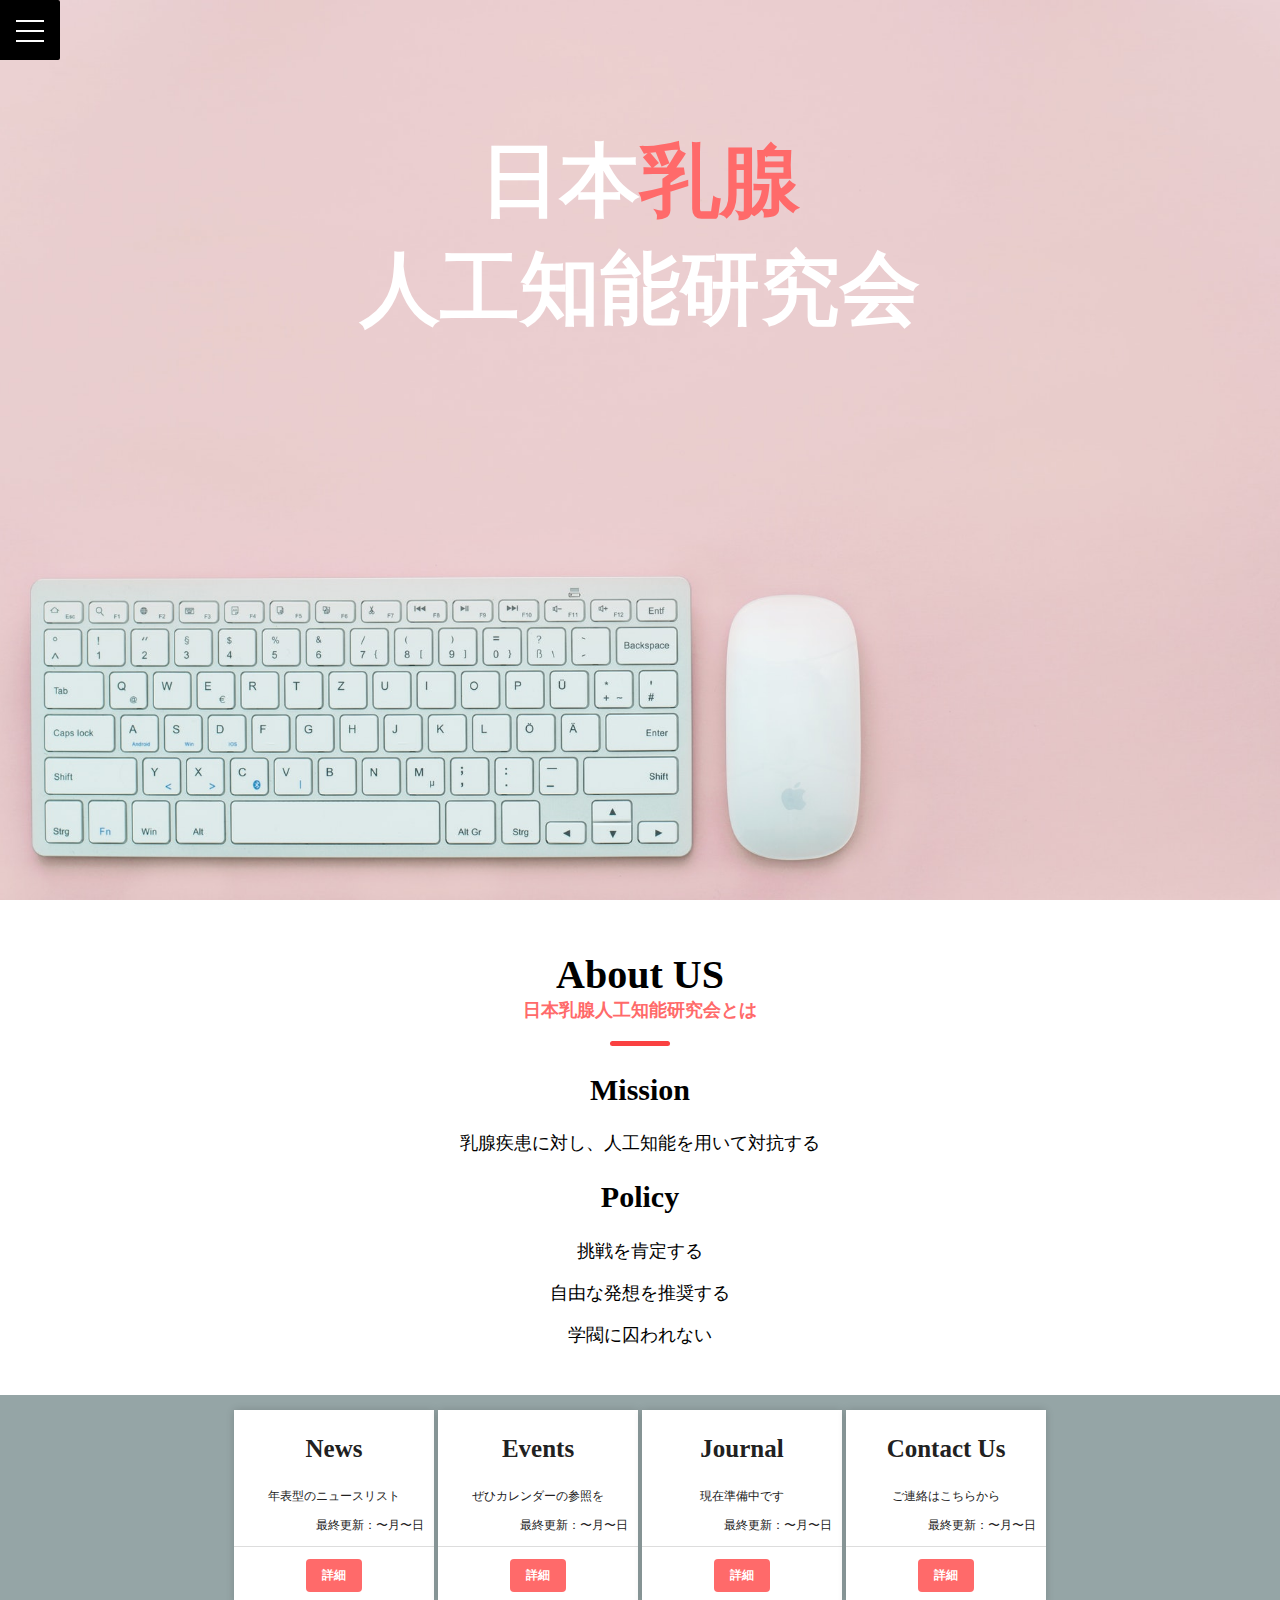
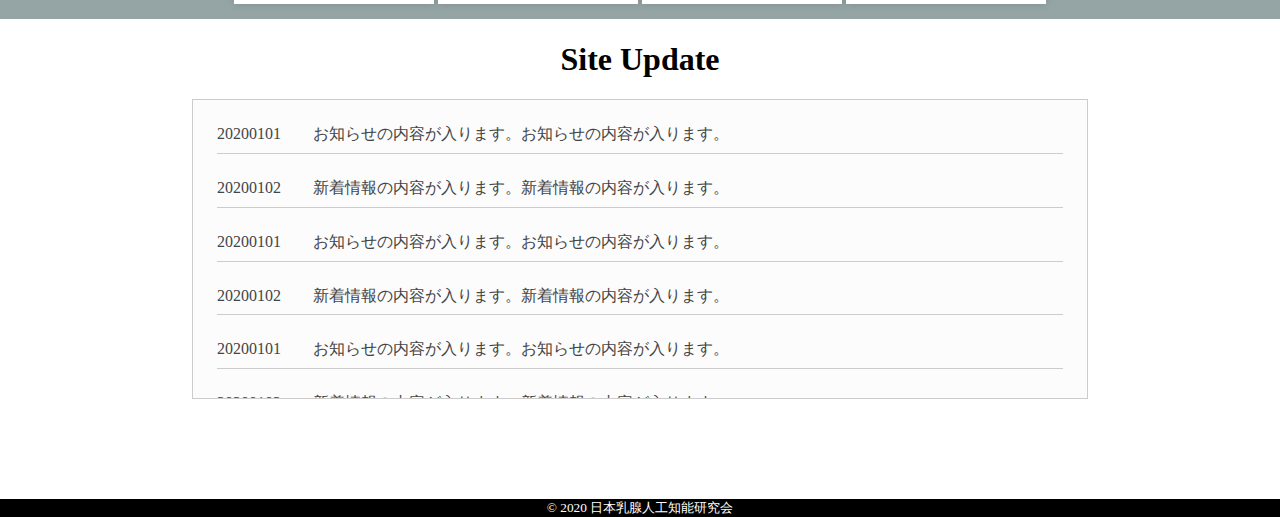
<file: index.html>
<html lang="ja">

<html>

<head>
  <meta charset="UTF-8">
  <link rel="stylesheet" href="index.css">
  <!--fontawesomeの読み込み-->
  <link href="https://use.fontawesome.com/releases/v5.6.1/css/all.css" rel="stylesheet">
  <title>日本乳腺人工知能研究会</title>
  <meta name="viewport" content="width=device-width, initial-scale=1, maximum-scale=2">
</head>

<header>
  <!--フロント画面の全画面メニュー-->
  <div class="cp_fullscreenmenu">
  	<input class="toggle" type="checkbox"/>
  	<div class="hamburger"><span></span></div>
  	<div class="menu">
  		<div>
  		<ul>
  		<li><a href="index.html"><span>H</span>ome</a></li>
  		<li><a href="about_us.html"><span>A</span>bout us</a></li>
  		<li><a href="news.html"><span>N</span>ews</a></li>
      <li><a href="events.html"><span>E</span>vents</a></li>
  		<li><a href="journal.html"><span>J</span>ournal</a></li>
  		<li><a href="contact_us.html"><span>C</span>ontact Us</a></li>
  		</ul>
  		</div>
  	</div>
  </div>
</header>

<body>


        <div class="top">
            <h1>日本<span>乳腺</span><br>人工知能研究会</h1>
        </div>


        <div class="article1">
          <div class="article1_inner">
            <h1>About US<span>日本乳腺人工知能研究会とは</span></h1>
            <h2>Mission</h2>
              <p>乳腺疾患に対し、人工知能を用いて対抗する</p>
            <h2>Policy</h2>
              <p>挑戦を肯定する</p>
              <p>自由な発想を推奨する</p>
              <p>学閥に囚われない</p>
          </div>
        </div>

        <div class="article3">

        <div class="cards">


          <article class="card news">
            <div class="card__header">
              <h3 class="card__title">News</h3>
            </div>
            <div class="card__body">
              <p class="card__text">年表型のニュースリスト</p>
              <p class="card__text -number">最終更新：〜月〜日</p>
            </div>
            <div class="card__footer">
              <p class="card__text"><a href="news.html" class="button -compact">詳細</a></p>
            </div>
            </article>
            <article class="card events">
              <div class="card__header">
                <h3 class="card__title">Events</h3>
              </div>
              <div class="card__body">
                <p class="card__text">ぜひカレンダーの参照を</p>
                <p class="card__text -number">最終更新：〜月〜日</p>
              </div>
              <div class="card__footer">
                <p class="card__text"><a href="events.html" class="button -compact">詳細</a></p>
              </div>
              </article>

              <article class="card journal">
                <div class="card__header">
                  <h3 class="card__title">Journal</h3>
                </div>
                <div class="card__body">
                  <p class="card__text">現在準備中です</p>
                  <p class="card__text -number">最終更新：〜月〜日</p>
                </div>
                <div class="card__footer">
                  <p class="card__text"><a href="journal.html" class="button -compact">詳細</a></p>
                </div>
                </article>

                <article class="card contact_us">
                  <div class="card__header">
                    <h3 class="card__title">Contact Us</h3>
                  </div>
                  <div class="card__body">
                    <p class="card__text">ご連絡はこちらから</p>
                    <p class="card__text -number">最終更新：〜月〜日</p>
                  </div>
                  <div class="card__footer">
                    <p class="card__text"><a href="contact_us.html" class="button -compact">詳細</a></p>
                  </div>
                  </article>

        </div>

        </div>

        <div class="article2">
          <h1>Site Update</h1>
          <div class="update">
            <div class="info">
                <dl><dt>20200101</dt><dd>お知らせの内容が入ります。お知らせの内容が入ります。</dd></dl>
                <dl><dt>20200102</dt><dd>新着情報の内容が入ります。新着情報の内容が入ります。</dd></dl>
                <dl><dt>20200101</dt><dd>お知らせの内容が入ります。お知らせの内容が入ります。</dd></dl>
                <dl><dt>20200102</dt><dd>新着情報の内容が入ります。新着情報の内容が入ります。</dd></dl>
                <dl><dt>20200101</dt><dd>お知らせの内容が入ります。お知らせの内容が入ります。</dd></dl>
                <dl><dt>20200102</dt><dd>新着情報の内容が入ります。新着情報の内容が入ります。</dd></dl>
            </div>
          </div>
        </div>

        <div class="footer">
          <small>© 2020 日本乳腺人工知能研究会</small>

        </div>





</body>

</html>
</file>
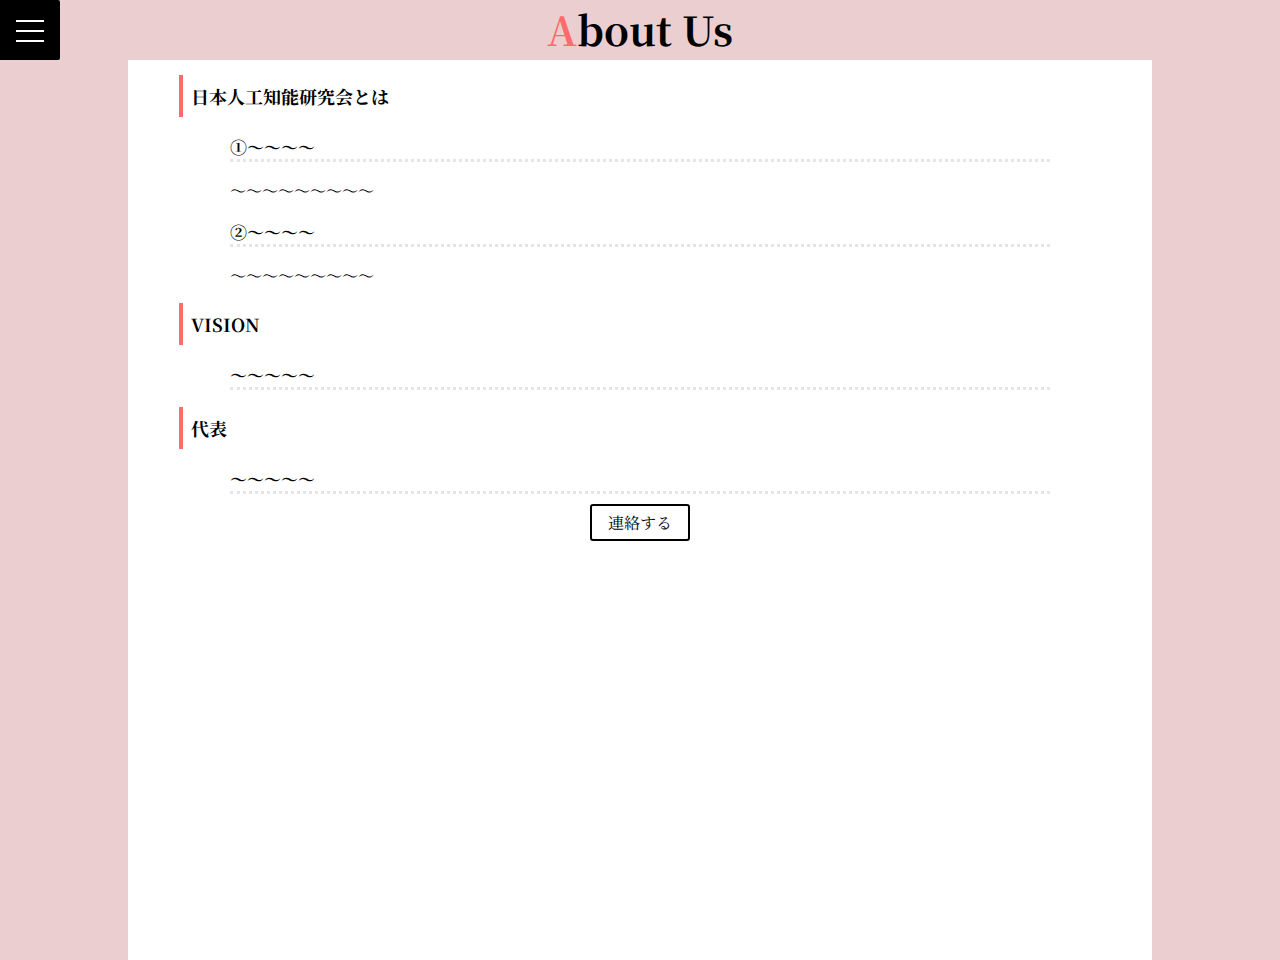
<file: about_us.html>
<!DOCTYPE html>
<html lang="ja">
  <head>
    <meta charset="utf-8">
    <link rel="stylesheet" href="about_us.css">
    <meta name="viewport" content="width=device-width, initial-scale=1, maximum-scale=2">
    <link href="https://fonts.googleapis.com/css?family=Noto+Serif+JP:400,700&display=swap&subset=japanese" rel="stylesheet">
    <title>記事一覧</title>
  </head>

  <header>
  <!--フロント画面の全画面メニュー-->
  <div class="cp_fullscreenmenu">
  	<input class="toggle" type="checkbox"/>
  	<div class="hamburger"><span></span></div>
  	<div class="menu">
  		<div>
  		<ul>
  		<li><a href="index.html"><span>H</span>ome</a></li>
  		<li><a href="about_us.html"><span>A</span>bout us</a></li>
  		<li><a href="news.html"><span>N</span>ews</a></li>
      <li><a href="events.html"><span>E</span>vents</a></li>
  		<li><a href="journal.html"><span>J</span>ournal</a></li>
  		<li><a href="contact_us.html"><span>C</span>ontact Us</a></li>
  		</ul>
  		</div>
  	</div>
  </div>
</header>


  <body>
    <div class="top">
      <h1><span>A</span>bout Us</h1>
    </div>

    <div class="article">
      <h2>日本人工知能研究会とは</h2>
      <h3>①〜〜〜〜</h3>
        <p>〜〜〜〜〜〜〜〜〜</p>
      <h3>②〜〜〜〜</h3>
        <p>〜〜〜〜〜〜〜〜〜</p>
      <h2>VISION</h2>
      <h3>〜〜〜〜〜</h3>
      <h2>代表</h2>
      <h3>〜〜〜〜〜</h3>
      <div class="btn">
        <a href="#" class="btn-flat-border">連絡する</a>
      </div>

  </body>

</html>
</file>
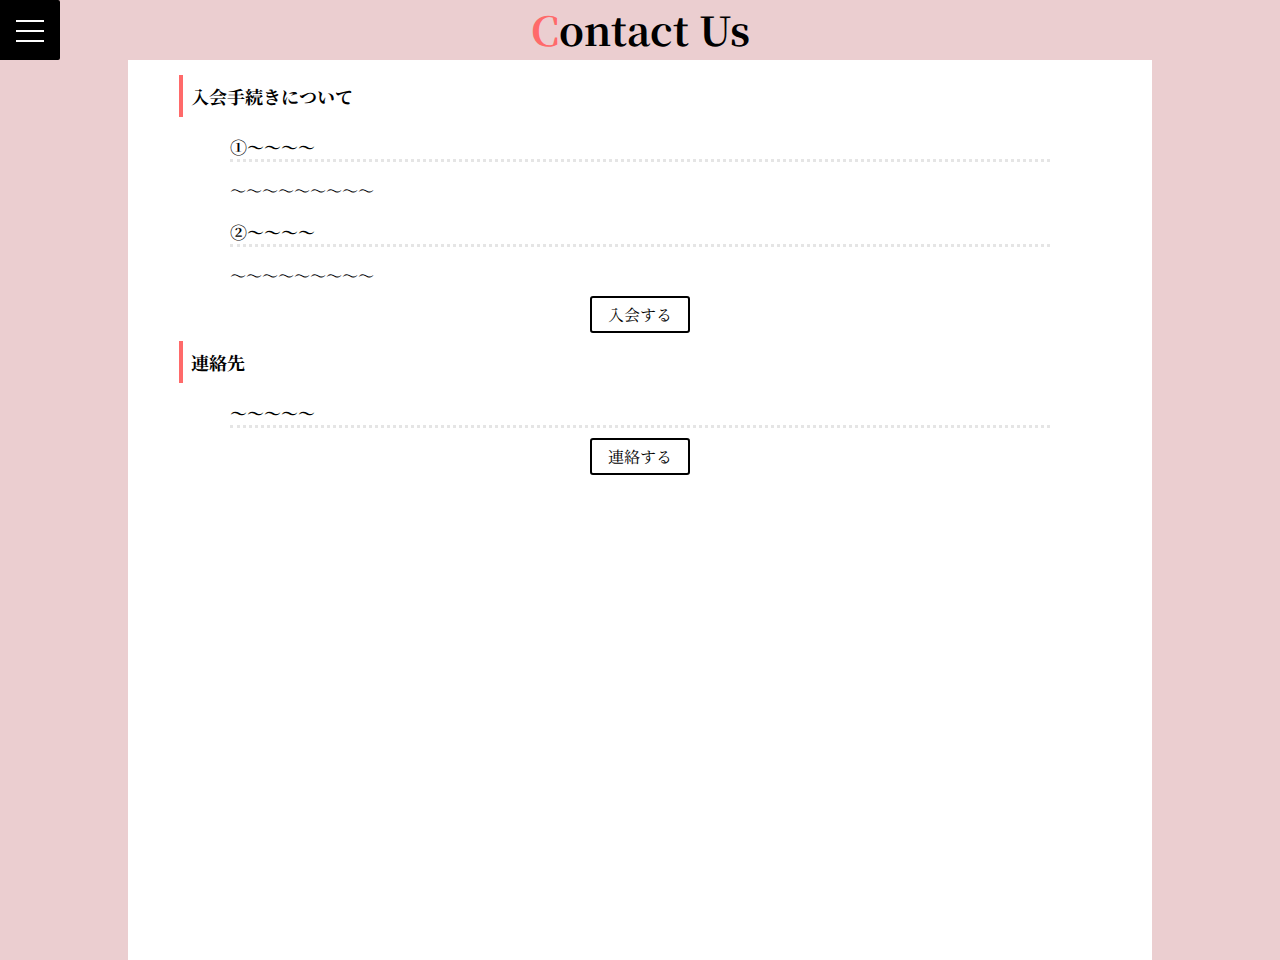
<file: contact_us.html>
<!DOCTYPE html>
<html lang="ja">
  <head>
    <meta charset="utf-8">
    <link rel="stylesheet" href="contact_us.css">
    <meta name="viewport" content="width=device-width, initial-scale=1, maximum-scale=2">
    <link href="https://fonts.googleapis.com/css?family=Noto+Serif+JP:400,700&display=swap&subset=japanese" rel="stylesheet">
    <title>記事一覧</title>
  </head>

  <header>
    <!--フロント画面の全画面メニュー-->
    <div class="cp_fullscreenmenu">
    	<input class="toggle" type="checkbox"/>
    	<div class="hamburger"><span></span></div>
    	<div class="menu">
    		<div>
    		<ul>
    		<li><a href="index.html"><span>H</span>ome</a></li>
    		<li><a href="about_us.html"><span>A</span>bout us</a></li>
    		<li><a href="news.html"><span>N</span>ews</a></li>
        <li><a href="events.html"><span>E</span>vents</a></li>
    		<li><a href="journal.html"><span>J</span>ournal</a></li>
    		<li><a href="contact_us.html"><span>C</span>ontact Us</a></li>
    		</ul>
    		</div>
    	</div>
    </div>
  </header>
</header>


  <body>
    <div class="top">
      <h1><span>C</span>ontact Us</h1>
    </div>

    <div class="article">
      <h2>入会手続きについて</h2>
      <h3>①〜〜〜〜</h3>
        <p>〜〜〜〜〜〜〜〜〜</p>
      <h3>②〜〜〜〜</h3>
        <p>〜〜〜〜〜〜〜〜〜</p>
        <div class="btn">
          <a href="#" class="btn-flat-border">入会する</a>
        </div>
      <h2>連絡先</h2>
      <h3>〜〜〜〜〜</h3>
      <div class="btn">
        <a href="#" class="btn-flat-border">連絡する</a>
      </div>

  </body>

</html>
</file>
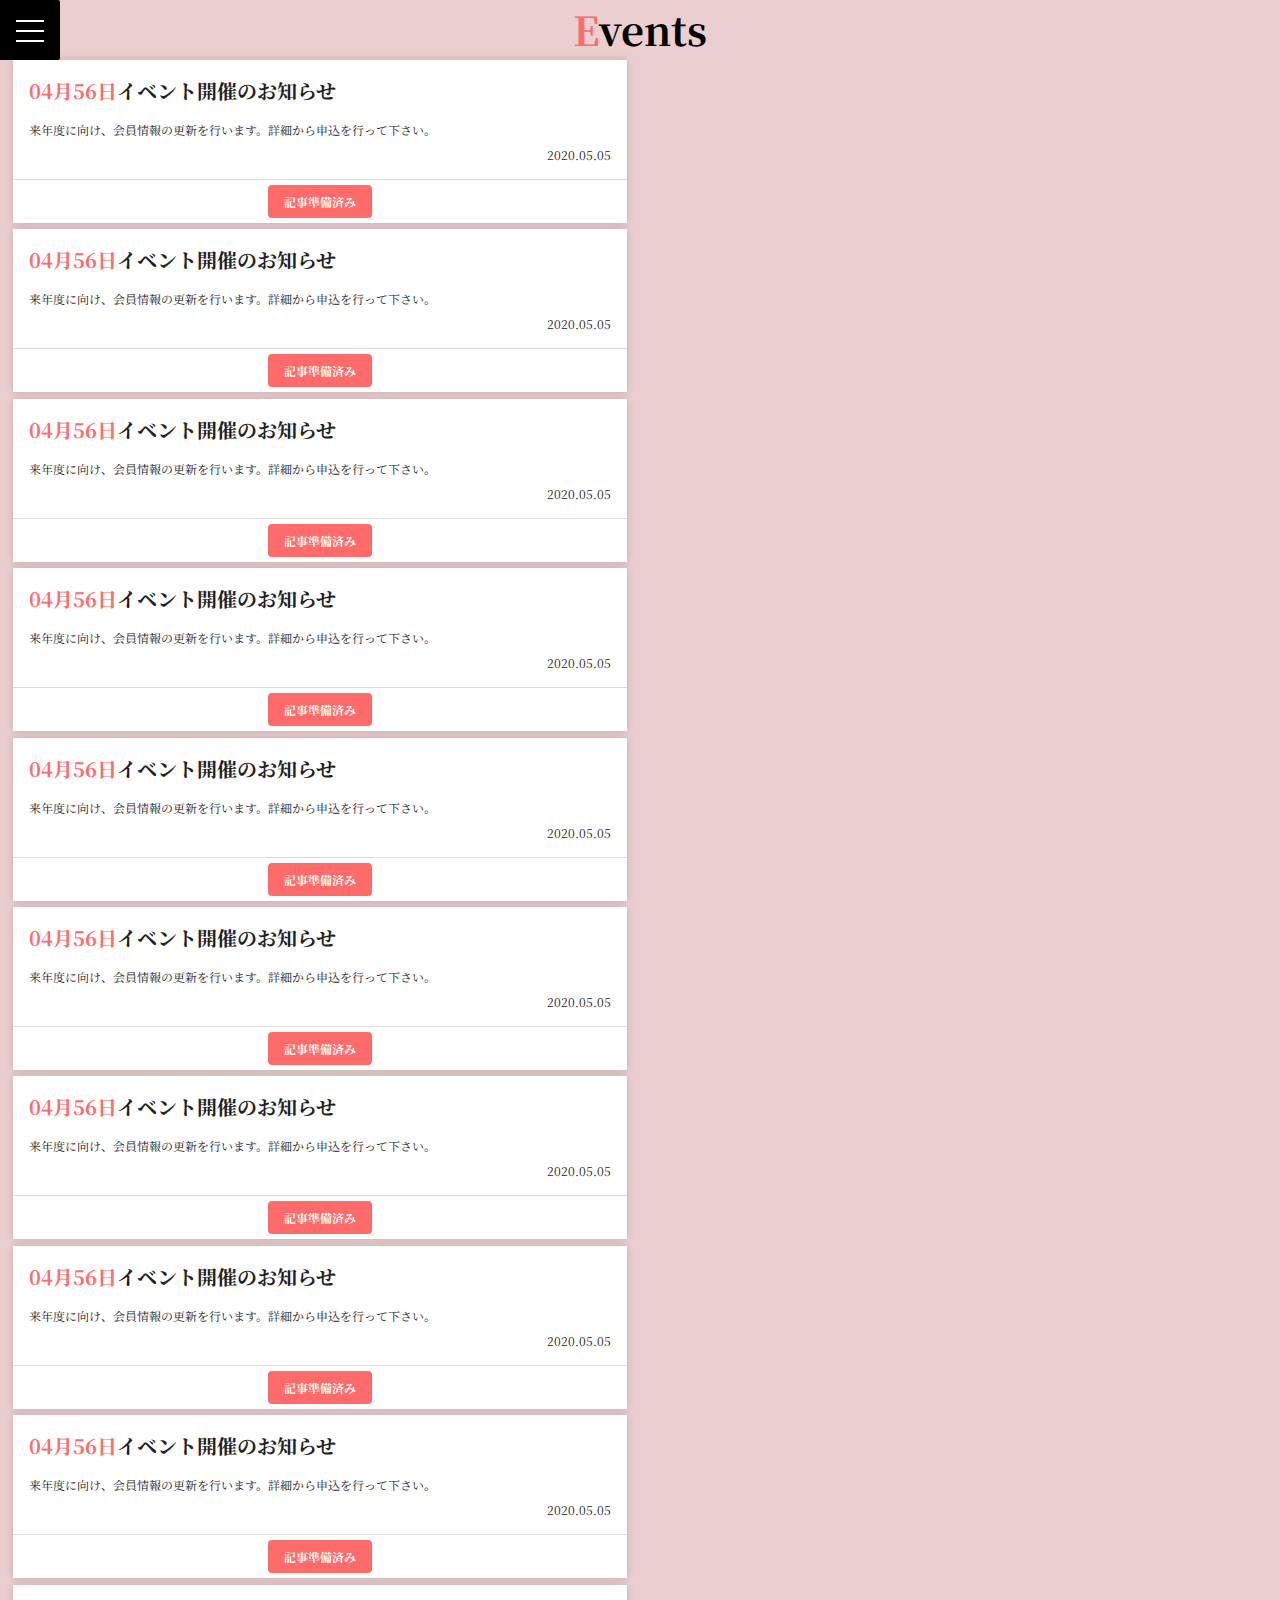
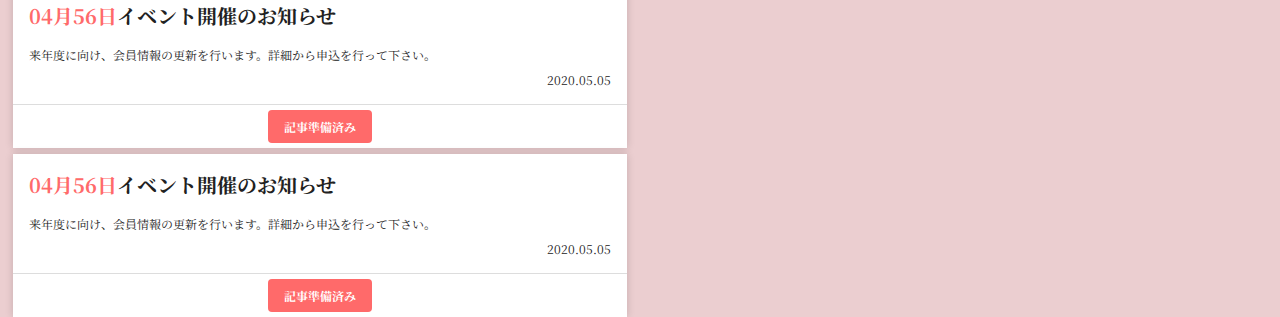
<file: events.html>
<!DOCTYPE html>

<html lang="ja">
  <head>
    <meta charset="utf-8">
    <link rel="stylesheet" href="events.css">
    <meta name="viewport" content="width=device-width, initial-scale=1, maximum-scale=2">
    <link href="https://fonts.googleapis.com/css?family=Noto+Serif+JP:400,700&display=swap&subset=japanese" rel="stylesheet">
    <title>記事一覧</title>
  </head>

  <header>
  <!--フロント画面の全画面メニュー-->
  <div class="cp_fullscreenmenu">
  	<input class="toggle" type="checkbox"/>
  	<div class="hamburger"><span></span></div>
  	<div class="menu">
  		<div>
  		<ul>
  		<li><a href="index.html"><span>H</span>ome</a></li>
  		<li><a href="about_us.html"><span>A</span>bout us</a></li>
  		<li><a href="news.html"><span>N</span>ews</a></li>
      <li><a href="events.html"><span>E</span>vents</a></li>
  		<li><a href="journal.html"><span>J</span>ournal</a></li>
  		<li><a href="contact_us.html"><span>C</span>ontact Us</a></li>
  		</ul>
  		</div>
  	</div>
  </div>
</header>

  <body>
    <div class="top">
      <h1><span>E</span>vents</h1>
    </div>


    <div class="split-box left-box">

            <div class="l-wrapper">
              <article class="card">
                <div class="card__header">
                  <h3 class="card__title"><span>04月56日</span>イベント開催のお知らせ</h3>
                </div>
                <div class="card__body">
                  <p class="card__text">来年度に向け、会員情報の更新を行います。詳細から申込を行って下さい。</p>
                  <p class="card__text -number">2020.05.05</p>
                </div>
                <div class="card__footer">
                  <p class="card__text"><a href="./pages/page1.html" class="button -compact">記事準備済み</a></p>
                </div>
                </article>
            </div>

            <div class="l-wrapper">
              <article class="card">
                <div class="card__header">
                  <h3 class="card__title"><span>04月56日</span>イベント開催のお知らせ</h3>
                </div>
                <div class="card__body">
                  <p class="card__text">来年度に向け、会員情報の更新を行います。詳細から申込を行って下さい。</p>
                  <p class="card__text -number">2020.05.05</p>
                </div>
                <div class="card__footer">
                  <p class="card__text"><a href="./pages/page1.html" class="button -compact">記事準備済み</a></p>
                </div>
                </article>
            </div>

            <div class="l-wrapper">
              <article class="card">
                <div class="card__header">
                  <h3 class="card__title"><span>04月56日</span>イベント開催のお知らせ</h3>
                </div>
                <div class="card__body">
                  <p class="card__text">来年度に向け、会員情報の更新を行います。詳細から申込を行って下さい。</p>
                  <p class="card__text -number">2020.05.05</p>
                </div>
                <div class="card__footer">
                  <p class="card__text"><a href="./pages/page1.html" class="button -compact">記事準備済み</a></p>
                </div>
                </article>
            </div>

            <div class="l-wrapper">
              <article class="card">
                <div class="card__header">
                  <h3 class="card__title"><span>04月56日</span>イベント開催のお知らせ</h3>
                </div>
                <div class="card__body">
                  <p class="card__text">来年度に向け、会員情報の更新を行います。詳細から申込を行って下さい。</p>
                  <p class="card__text -number">2020.05.05</p>
                </div>
                <div class="card__footer">
                  <p class="card__text"><a href="./pages/page1.html" class="button -compact">記事準備済み</a></p>
                </div>
                </article>
            </div>

            <div class="l-wrapper">
              <article class="card">
                <div class="card__header">
                  <h3 class="card__title"><span>04月56日</span>イベント開催のお知らせ</h3>
                </div>
                <div class="card__body">
                  <p class="card__text">来年度に向け、会員情報の更新を行います。詳細から申込を行って下さい。</p>
                  <p class="card__text -number">2020.05.05</p>
                </div>
                <div class="card__footer">
                  <p class="card__text"><a href="./pages/page1.html" class="button -compact">記事準備済み</a></p>
                </div>
                </article>
            </div>

            <div class="l-wrapper">
              <article class="card">
                <div class="card__header">
                  <h3 class="card__title"><span>04月56日</span>イベント開催のお知らせ</h3>
                </div>
                <div class="card__body">
                  <p class="card__text">来年度に向け、会員情報の更新を行います。詳細から申込を行って下さい。</p>
                  <p class="card__text -number">2020.05.05</p>
                </div>
                <div class="card__footer">
                  <p class="card__text"><a href="./pages/page1.html" class="button -compact">記事準備済み</a></p>
                </div>
                </article>
            </div>

            <div class="l-wrapper">
              <article class="card">
                <div class="card__header">
                  <h3 class="card__title"><span>04月56日</span>イベント開催のお知らせ</h3>
                </div>
                <div class="card__body">
                  <p class="card__text">来年度に向け、会員情報の更新を行います。詳細から申込を行って下さい。</p>
                  <p class="card__text -number">2020.05.05</p>
                </div>
                <div class="card__footer">
                  <p class="card__text"><a href="./pages/page1.html" class="button -compact">記事準備済み</a></p>
                </div>
                </article>
            </div>

            <div class="l-wrapper">
              <article class="card">
                <div class="card__header">
                  <h3 class="card__title"><span>04月56日</span>イベント開催のお知らせ</h3>
                </div>
                <div class="card__body">
                  <p class="card__text">来年度に向け、会員情報の更新を行います。詳細から申込を行って下さい。</p>
                  <p class="card__text -number">2020.05.05</p>
                </div>
                <div class="card__footer">
                  <p class="card__text"><a href="./pages/page1.html" class="button -compact">記事準備済み</a></p>
                </div>
                </article>
            </div>

            <div class="l-wrapper">
              <article class="card">
                <div class="card__header">
                  <h3 class="card__title"><span>04月56日</span>イベント開催のお知らせ</h3>
                </div>
                <div class="card__body">
                  <p class="card__text">来年度に向け、会員情報の更新を行います。詳細から申込を行って下さい。</p>
                  <p class="card__text -number">2020.05.05</p>
                </div>
                <div class="card__footer">
                  <p class="card__text"><a href="./pages/page1.html" class="button -compact">記事準備済み</a></p>
                </div>
                </article>
            </div>

            <div class="l-wrapper">
              <article class="card">
                <div class="card__header">
                  <h3 class="card__title"><span>04月56日</span>イベント開催のお知らせ</h3>
                </div>
                <div class="card__body">
                  <p class="card__text">来年度に向け、会員情報の更新を行います。詳細から申込を行って下さい。</p>
                  <p class="card__text -number">2020.05.05</p>
                </div>
                <div class="card__footer">
                  <p class="card__text"><a href="./pages/page1.html" class="button -compact">記事準備済み</a></p>
                </div>
                </article>
            </div>

            <div class="l-wrapper">
              <article class="card">
                <div class="card__header">
                  <h3 class="card__title"><span>04月56日</span>イベント開催のお知らせ</h3>
                </div>
                <div class="card__body">
                  <p class="card__text">来年度に向け、会員情報の更新を行います。詳細から申込を行って下さい。</p>
                  <p class="card__text -number">2020.05.05</p>
                </div>
                <div class="card__footer">
                  <p class="card__text"><a href="./pages/page1.html" class="button -compact">記事準備済み</a></p>
                </div>
                </article>
            </div>

      </div>

    <div class="split-box right-box">
              <div class="cal_wrapper">
            <div class="googlecal">
            <iframe src="https://calendar.google.com/calendar/embed?src=17a1110%40g.iuhw.ac.jp&ctz=Asia%2FTokyo" style="border: 0" width=40% height=500px frameborder="0" scrolling="no"></iframe>
          </div>
          </div>
    <div>

  </body>

</html>
</file>
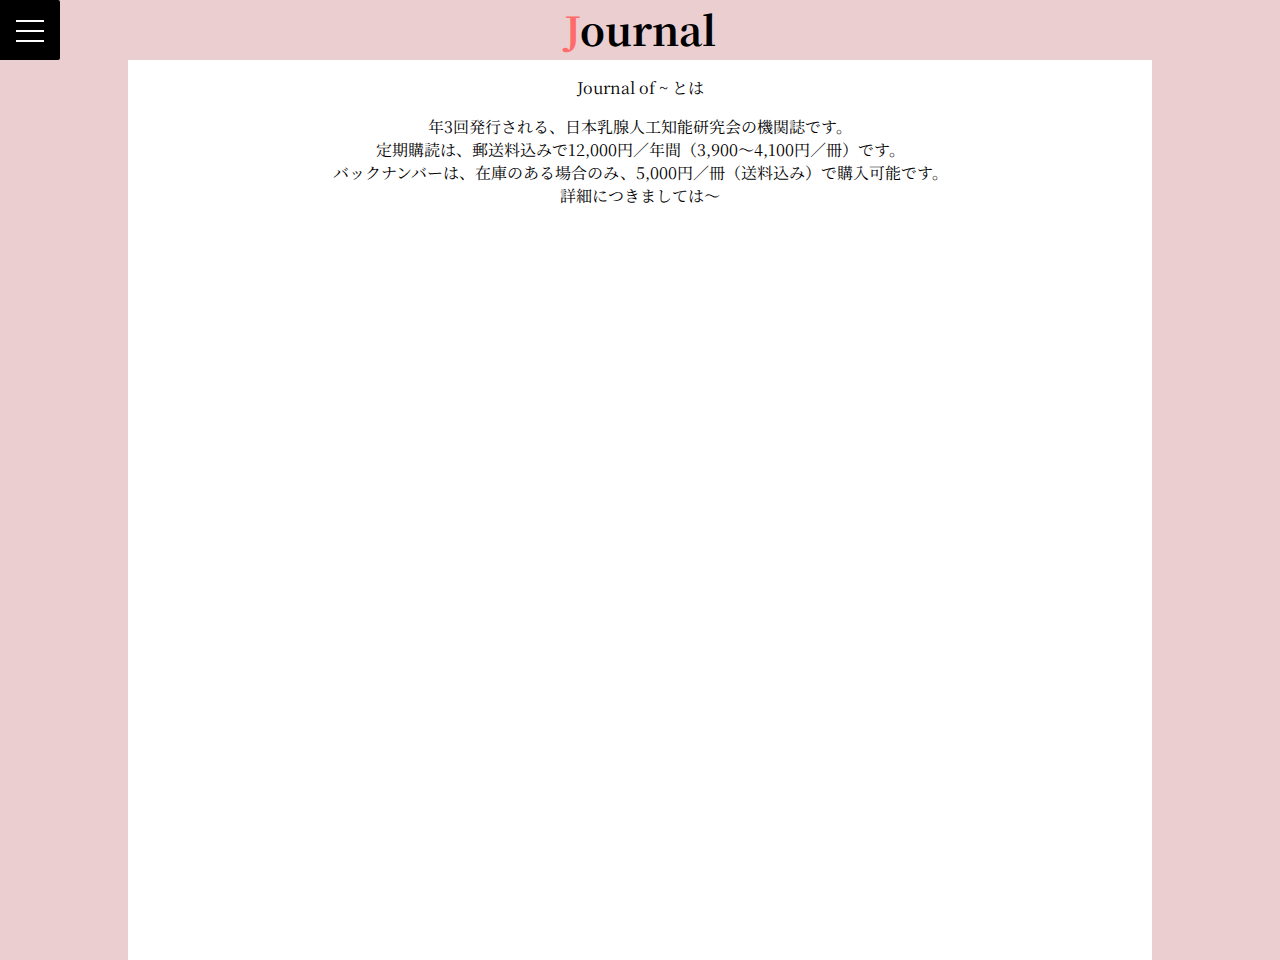
<file: journal.html>
<!DOCTYPE html>

<html lang="ja">
  <head>
    <meta charset="utf-8">
    <link rel="stylesheet" href="journal.css">
    <meta name="viewport" content="width=device-width, initial-scale=1, maximum-scale=2">
    <link href="https://fonts.googleapis.com/css?family=Noto+Serif+JP:400,700&display=swap&subset=japanese" rel="stylesheet">
    <title>記事一覧</title>
  </head>

  <header>
  <!--フロント画面の全画面メニュー-->
  <div class="cp_fullscreenmenu">
  	<input class="toggle" type="checkbox"/>
  	<div class="hamburger"><span></span></div>
  	<div class="menu">
  		<div>
  		<ul>
  		<li><a href="index.html"><span>H</span>ome</a></li>
  		<li><a href="about_us.html"><span>A</span>bout us</a></li>
  		<li><a href="news.html"><span>N</span>ews</a></li>
      <li><a href="events.html"><span>E</span>vents</a></li>
  		<li><a href="journal.html"><span>J</span>ournal</a></li>
  		<li><a href="contact_us.html"><span>C</span>ontact Us</a></li>
  		</ul>
  		</div>
  	</div>
  </div>
</header>


  <body>
    <div class="top">
      <h1><span>J</span>ournal</h1>
    </div>

    <div class="article">
      <p>Journal of ~ とは<br></p>
      <p>年3回発行される、日本乳腺人工知能研究会の機関誌です。<br>
      定期購読は、郵送料込みで12,000円／年間（3,900～4,100円／冊）です。<br>
      バックナンバーは、在庫のある場合のみ、5,000円／冊（送料込み）で購入可能です。<br>
      詳細につきましては〜</p>
      </div>


  </body>

</html>
</file>
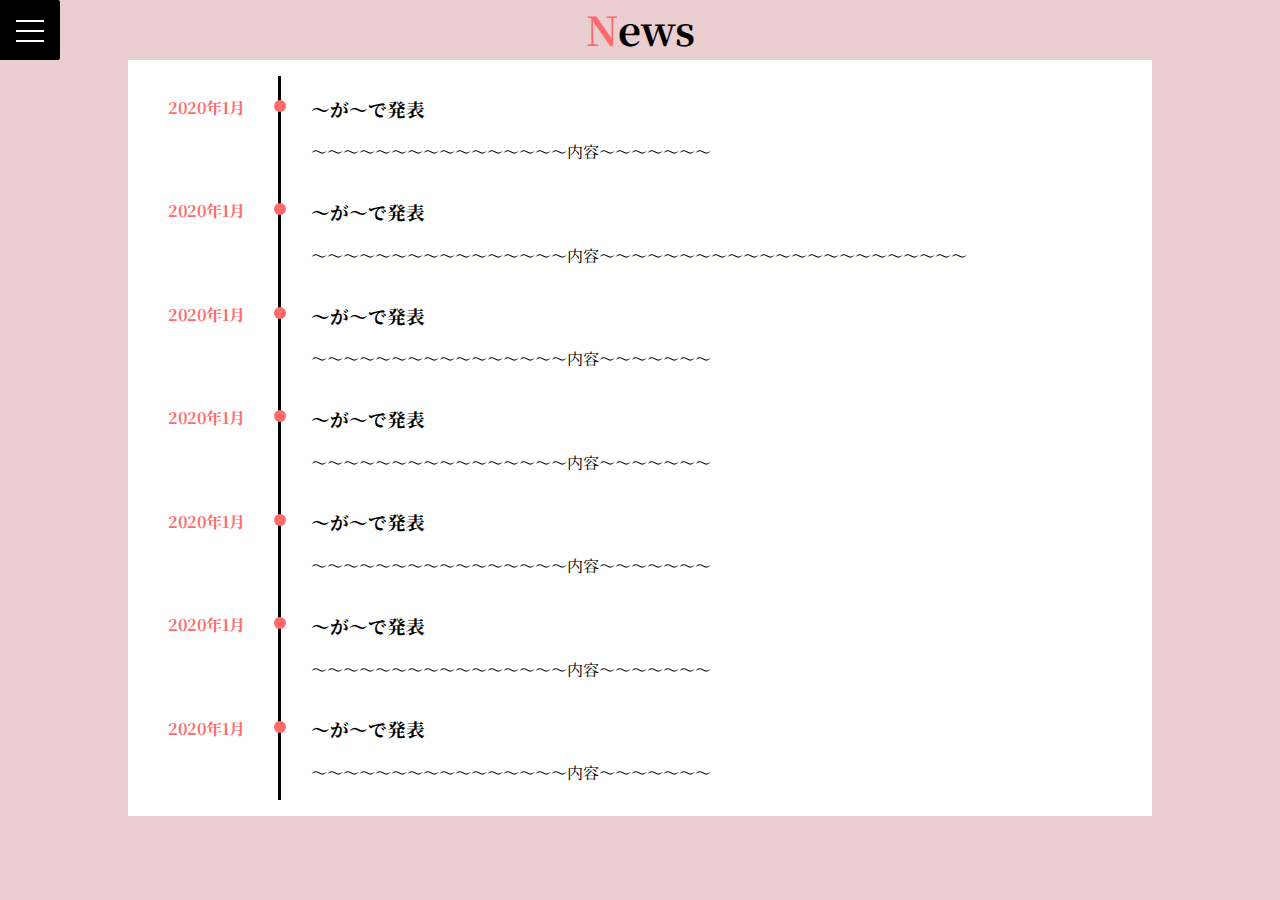
<file: news.html>
<!DOCTYPE html>

<html lang="ja">
  <head>
    <meta charset="utf-8">
    <link rel="stylesheet" href="news.css">
    <meta name="viewport" content="width=device-width, initial-scale=1, maximum-scale=2">
    <link href="https://fonts.googleapis.com/css?family=Noto+Serif+JP:400,700&display=swap&subset=japanese" rel="stylesheet">
    <title>記事一覧</title>
  </head>

  <header>
    <!--フロント画面の全画面メニュー-->
    <div class="cp_fullscreenmenu">
    	<input class="toggle" type="checkbox"/>
    	<div class="hamburger"><span></span></div>
    	<div class="menu">
    		<div>
    		<ul>
    		<li><a href="index.html"><span>H</span>ome</a></li>
    		<li><a href="about_us.html"><span>A</span>bout us</a></li>
    		<li><a href="news.html"><span>N</span>ews</a></li>
        <li><a href="events.html"><span>E</span>vents</a></li>
    		<li><a href="journal.html"><span>J</span>ournal</a></li>
    		<li><a href="contact_us.html"><span>C</span>ontact Us</a></li>
    		</ul>
    		</div>
    	</div>
    </div>
  </header>


  <body>
    <div class="top">
      <h1><span>N</span>ews</h1>
    </div>

    <div class="article">
      <ul class="timeline">
            <li>
              <p class="timeline-date">2020年1月</p>
              <div class="timeline-content">
                <h3>〜が〜で発表</h3>
                <p>〜〜〜〜〜〜〜〜〜〜〜〜〜〜〜〜内容〜〜〜〜〜〜〜</p>
              </div>
            </li>
            <li>
              <p class="timeline-date">2020年1月</p>
              <div class="timeline-content">
                <h3>〜が〜で発表</h3>
                <p>〜〜〜〜〜〜〜〜〜〜〜〜〜〜〜〜内容〜〜〜〜〜〜〜〜〜〜〜〜〜〜〜〜〜〜〜〜〜〜〜</p>
              </div>
            </li>
            <li>
              <p class="timeline-date">2020年1月</p>
              <div class="timeline-content">
                <h3>〜が〜で発表</h3>
                <p>〜〜〜〜〜〜〜〜〜〜〜〜〜〜〜〜内容〜〜〜〜〜〜〜</p>
              </div>
            </li>
            <li>
              <p class="timeline-date">2020年1月</p>
              <div class="timeline-content">
                <h3>〜が〜で発表</h3>
                <p>〜〜〜〜〜〜〜〜〜〜〜〜〜〜〜〜内容〜〜〜〜〜〜〜</p>
              </div>
            </li>
            <li>
              <p class="timeline-date">2020年1月</p>
              <div class="timeline-content">
                <h3>〜が〜で発表</h3>
                <p>〜〜〜〜〜〜〜〜〜〜〜〜〜〜〜〜内容〜〜〜〜〜〜〜</p>
              </div>
            </li>
            <li>
              <p class="timeline-date">2020年1月</p>
              <div class="timeline-content">
                <h3>〜が〜で発表</h3>
                <p>〜〜〜〜〜〜〜〜〜〜〜〜〜〜〜〜内容〜〜〜〜〜〜〜</p>
              </div>
            </li>
            <li>
              <p class="timeline-date">2020年1月</p>
              <div class="timeline-content">
                <h3>〜が〜で発表</h3>
                <p>〜〜〜〜〜〜〜〜〜〜〜〜〜〜〜〜内容〜〜〜〜〜〜〜</p>
              </div>
            </li>
      </ul>

      </div>


  </body>

</html>
</file>
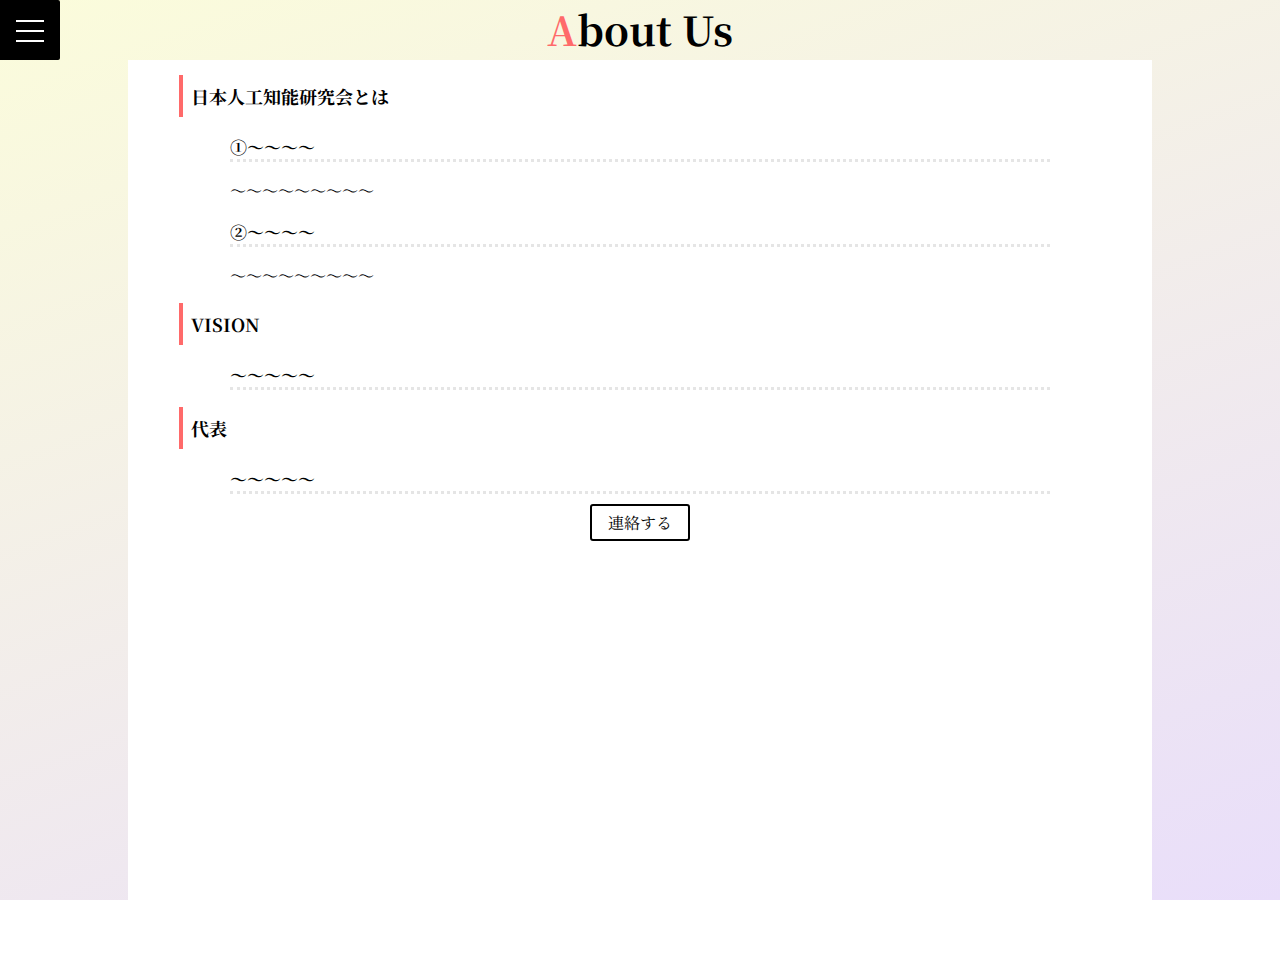
<file: about_us/about_us.html>
<!DOCTYPE html>
<html lang="ja">
  <head>
    <meta charset="utf-8">
    <link rel="stylesheet" href="about_us.css">
    <meta name="viewport" content="width=device-width, initial-scale=1, maximum-scale=2">
    <link href="https://fonts.googleapis.com/css?family=Noto+Serif+JP:400,700&display=swap&subset=japanese" rel="stylesheet">
    <title>記事一覧</title>
  </head>

  <header>
  <!--フロント画面の全画面メニュー-->
  <div class="cp_fullscreenmenu">
  	<input class="toggle" type="checkbox"/>
  	<div class="hamburger"><span></span></div>
  	<div class="menu">
  		<div>
  		<ul>
  		<li><a href="/index.html"><span>H</span>ome</a></li>
  		<li><a href="/about_us/about_us.html"><span>A</span>bout us</a></li>
  		<li><a href="/news/news.html"><span>N</span>ews</a></li>
      <li><a href="/events/events.html"><span>E</span>vents</a></li>
  		<li><a href="/journal/journal.html"><span>J</span>ournal</a></li>
  		<li><a href="/contact_us/contact_us.html"><span>C</span>ontact Us</a></li>
  		</ul>
  		</div>
  	</div>
  </div>
</header>


  <body>
    <div class="top">
      <h1><span>A</span>bout Us</h1>
    </div>

    <div class="article">
      <h2>日本人工知能研究会とは</h2>
      <h3>①〜〜〜〜</h3>
        <p>〜〜〜〜〜〜〜〜〜</p>
      <h3>②〜〜〜〜</h3>
        <p>〜〜〜〜〜〜〜〜〜</p>
      <h2>VISION</h2>
      <h3>〜〜〜〜〜</h3>
      <h2>代表</h2>
      <h3>〜〜〜〜〜</h3>
      <div class="btn">
        <a href="#" class="btn-flat-border">連絡する</a>
      </div>

  </body>

</html>
</file>
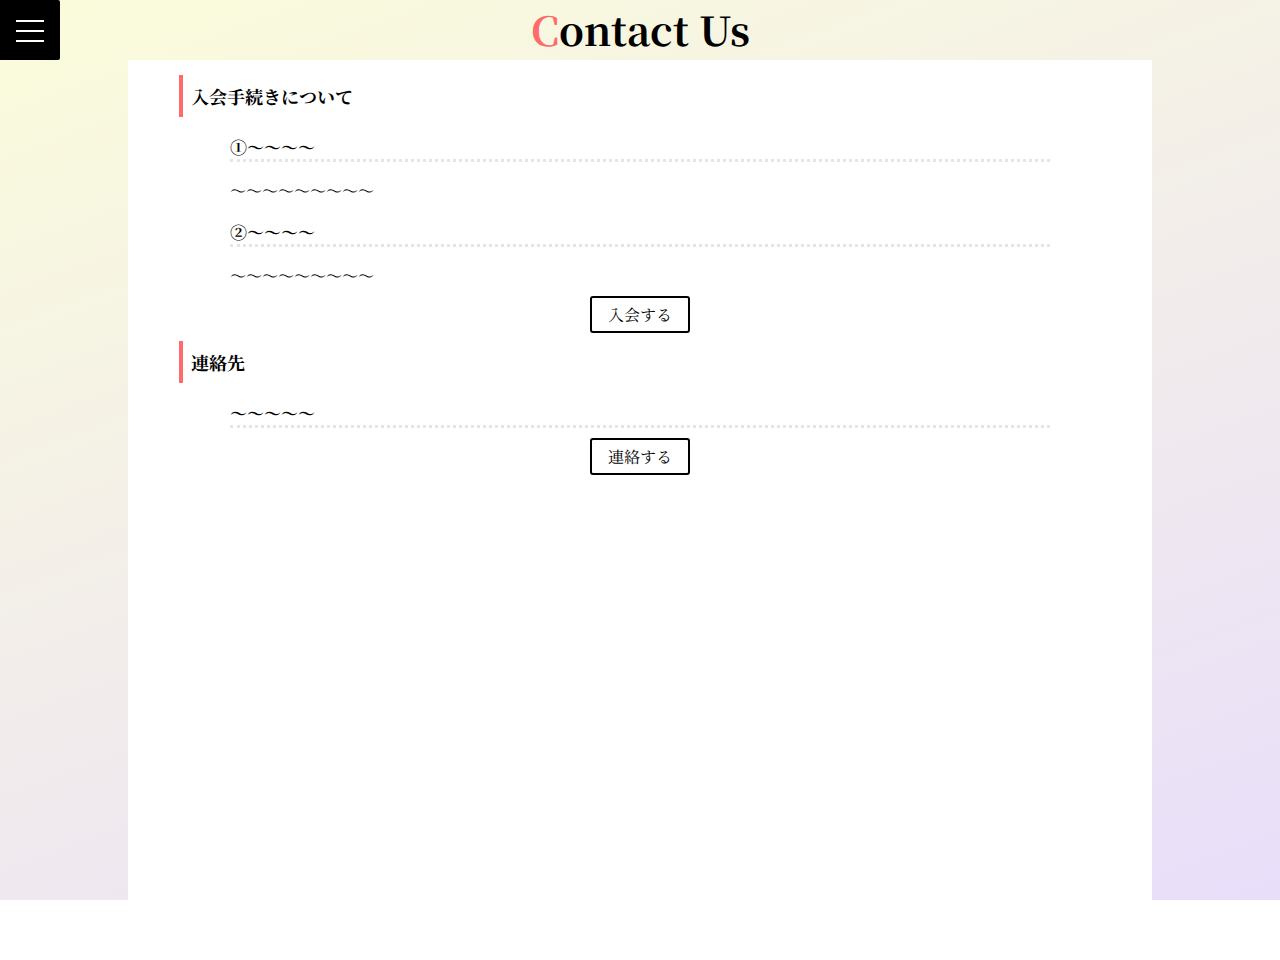
<file: contact_us/contact_us.html>
<!DOCTYPE html>
<html lang="ja">
  <head>
    <meta charset="utf-8">
    <link rel="stylesheet" href="contact_us.css">
    <meta name="viewport" content="width=device-width, initial-scale=1, maximum-scale=2">
    <link href="https://fonts.googleapis.com/css?family=Noto+Serif+JP:400,700&display=swap&subset=japanese" rel="stylesheet">
    <title>記事一覧</title>
  </head>

  <header>
  <!--フロント画面の全画面メニュー-->
  <div class="cp_fullscreenmenu">
  	<input class="toggle" type="checkbox"/>
  	<div class="hamburger"><span></span></div>
  	<div class="menu">
  		<div>
  		<ul>
  		<li><a href="/index.html"><span>H</span>ome</a></li>
  		<li><a href="/about_us/about_us.html"><span>A</span>bout us</a></li>
  		<li><a href="/news/news.html"><span>N</span>ews</a></li>
      <li><a href="/events/events.html"><span>E</span>vents</a></li>
  		<li><a href="/journal/journal.html"><span>J</span>ournal</a></li>
  		<li><a href="/contact_us/contact_us.html"><span>C</span>ontact Us</a></li>
  		</ul>
  		</div>
  	</div>
  </div>
</header>


  <body>
    <div class="top">
      <h1><span>C</span>ontact Us</h1>
    </div>

    <div class="article">
      <h2>入会手続きについて</h2>
      <h3>①〜〜〜〜</h3>
        <p>〜〜〜〜〜〜〜〜〜</p>
      <h3>②〜〜〜〜</h3>
        <p>〜〜〜〜〜〜〜〜〜</p>
        <div class="btn">
          <a href="#" class="btn-flat-border">入会する</a>
        </div>
      <h2>連絡先</h2>
      <h3>〜〜〜〜〜</h3>
      <div class="btn">
        <a href="#" class="btn-flat-border">連絡する</a>
      </div>

  </body>

</html>
</file>
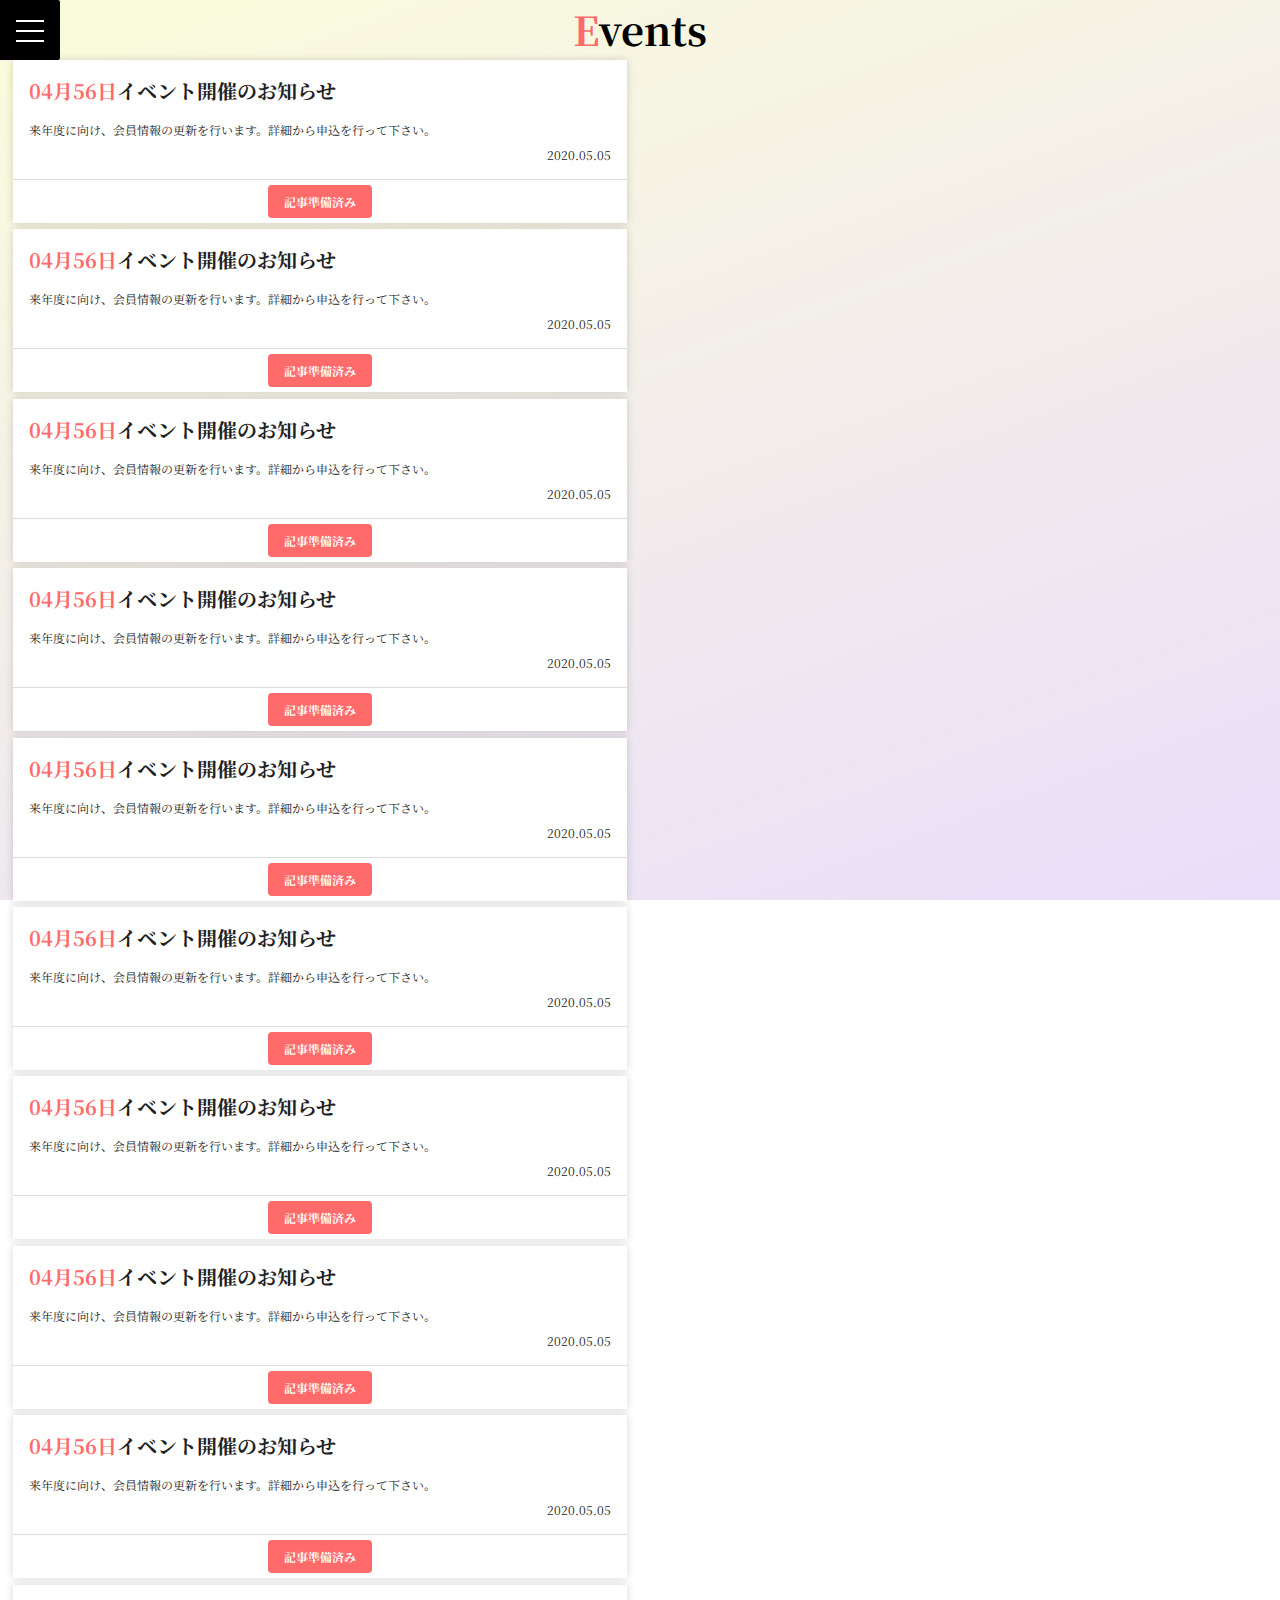
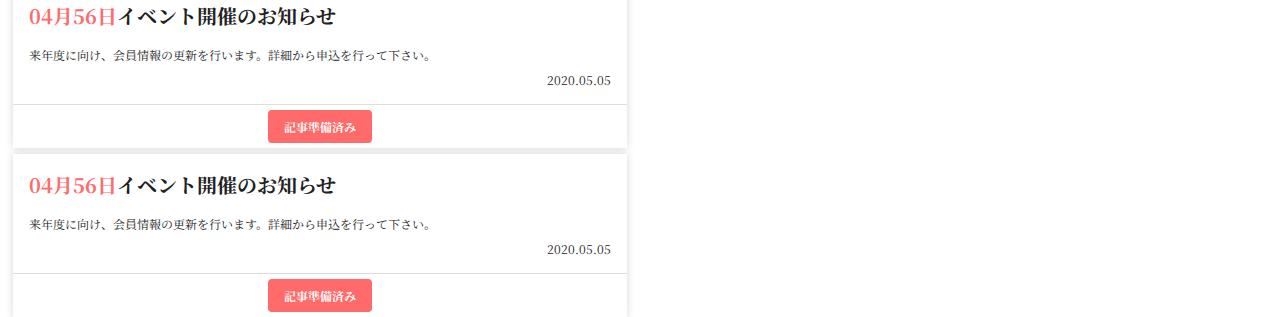
<file: events/events.html>
<!DOCTYPE html>

<html lang="ja">
  <head>
    <meta charset="utf-8">
    <link rel="stylesheet" href="events.css">
    <meta name="viewport" content="width=device-width, initial-scale=1, maximum-scale=2">
    <link href="https://fonts.googleapis.com/css?family=Noto+Serif+JP:400,700&display=swap&subset=japanese" rel="stylesheet">
    <title>記事一覧</title>
  </head>

  <header>
  <!--フロント画面の全画面メニュー-->
  <div class="cp_fullscreenmenu">
  	<input class="toggle" type="checkbox"/>
  	<div class="hamburger"><span></span></div>
  	<div class="menu">
  		<div>
  		<ul>
  		<li><a href="/index.html"><span>H</span>ome</a></li>
  		<li><a href="/about_us/about_us.html"><span>A</span>bout us</a></li>
  		<li><a href="/news/news.html"><span>N</span>ews</a></li>
      <li><a href="/events/events.html"><span>E</span>vents</a></li>
  		<li><a href="/journal/journal.html"><span>J</span>ournal</a></li>
  		<li><a href="/contact_us/contact_us.html"><span>C</span>ontact Us</a></li>
  		</ul>
  		</div>
  	</div>
  </div>
</header>
</header>

  <body>
    <div class="top">
      <h1><span>E</span>vents</h1>
    </div>


    <div class="split-box left-box">

            <div class="l-wrapper">
              <article class="card">
                <div class="card__header">
                  <h3 class="card__title"><span>04月56日</span>イベント開催のお知らせ</h3>
                </div>
                <div class="card__body">
                  <p class="card__text">来年度に向け、会員情報の更新を行います。詳細から申込を行って下さい。</p>
                  <p class="card__text -number">2020.05.05</p>
                </div>
                <div class="card__footer">
                  <p class="card__text"><a href="./pages/page1.html" class="button -compact">記事準備済み</a></p>
                </div>
                </article>
            </div>

            <div class="l-wrapper">
              <article class="card">
                <div class="card__header">
                  <h3 class="card__title"><span>04月56日</span>イベント開催のお知らせ</h3>
                </div>
                <div class="card__body">
                  <p class="card__text">来年度に向け、会員情報の更新を行います。詳細から申込を行って下さい。</p>
                  <p class="card__text -number">2020.05.05</p>
                </div>
                <div class="card__footer">
                  <p class="card__text"><a href="./pages/page1.html" class="button -compact">記事準備済み</a></p>
                </div>
                </article>
            </div>

            <div class="l-wrapper">
              <article class="card">
                <div class="card__header">
                  <h3 class="card__title"><span>04月56日</span>イベント開催のお知らせ</h3>
                </div>
                <div class="card__body">
                  <p class="card__text">来年度に向け、会員情報の更新を行います。詳細から申込を行って下さい。</p>
                  <p class="card__text -number">2020.05.05</p>
                </div>
                <div class="card__footer">
                  <p class="card__text"><a href="./pages/page1.html" class="button -compact">記事準備済み</a></p>
                </div>
                </article>
            </div>

            <div class="l-wrapper">
              <article class="card">
                <div class="card__header">
                  <h3 class="card__title"><span>04月56日</span>イベント開催のお知らせ</h3>
                </div>
                <div class="card__body">
                  <p class="card__text">来年度に向け、会員情報の更新を行います。詳細から申込を行って下さい。</p>
                  <p class="card__text -number">2020.05.05</p>
                </div>
                <div class="card__footer">
                  <p class="card__text"><a href="./pages/page1.html" class="button -compact">記事準備済み</a></p>
                </div>
                </article>
            </div>

            <div class="l-wrapper">
              <article class="card">
                <div class="card__header">
                  <h3 class="card__title"><span>04月56日</span>イベント開催のお知らせ</h3>
                </div>
                <div class="card__body">
                  <p class="card__text">来年度に向け、会員情報の更新を行います。詳細から申込を行って下さい。</p>
                  <p class="card__text -number">2020.05.05</p>
                </div>
                <div class="card__footer">
                  <p class="card__text"><a href="./pages/page1.html" class="button -compact">記事準備済み</a></p>
                </div>
                </article>
            </div>

            <div class="l-wrapper">
              <article class="card">
                <div class="card__header">
                  <h3 class="card__title"><span>04月56日</span>イベント開催のお知らせ</h3>
                </div>
                <div class="card__body">
                  <p class="card__text">来年度に向け、会員情報の更新を行います。詳細から申込を行って下さい。</p>
                  <p class="card__text -number">2020.05.05</p>
                </div>
                <div class="card__footer">
                  <p class="card__text"><a href="./pages/page1.html" class="button -compact">記事準備済み</a></p>
                </div>
                </article>
            </div>

            <div class="l-wrapper">
              <article class="card">
                <div class="card__header">
                  <h3 class="card__title"><span>04月56日</span>イベント開催のお知らせ</h3>
                </div>
                <div class="card__body">
                  <p class="card__text">来年度に向け、会員情報の更新を行います。詳細から申込を行って下さい。</p>
                  <p class="card__text -number">2020.05.05</p>
                </div>
                <div class="card__footer">
                  <p class="card__text"><a href="./pages/page1.html" class="button -compact">記事準備済み</a></p>
                </div>
                </article>
            </div>

            <div class="l-wrapper">
              <article class="card">
                <div class="card__header">
                  <h3 class="card__title"><span>04月56日</span>イベント開催のお知らせ</h3>
                </div>
                <div class="card__body">
                  <p class="card__text">来年度に向け、会員情報の更新を行います。詳細から申込を行って下さい。</p>
                  <p class="card__text -number">2020.05.05</p>
                </div>
                <div class="card__footer">
                  <p class="card__text"><a href="./pages/page1.html" class="button -compact">記事準備済み</a></p>
                </div>
                </article>
            </div>

            <div class="l-wrapper">
              <article class="card">
                <div class="card__header">
                  <h3 class="card__title"><span>04月56日</span>イベント開催のお知らせ</h3>
                </div>
                <div class="card__body">
                  <p class="card__text">来年度に向け、会員情報の更新を行います。詳細から申込を行って下さい。</p>
                  <p class="card__text -number">2020.05.05</p>
                </div>
                <div class="card__footer">
                  <p class="card__text"><a href="./pages/page1.html" class="button -compact">記事準備済み</a></p>
                </div>
                </article>
            </div>

            <div class="l-wrapper">
              <article class="card">
                <div class="card__header">
                  <h3 class="card__title"><span>04月56日</span>イベント開催のお知らせ</h3>
                </div>
                <div class="card__body">
                  <p class="card__text">来年度に向け、会員情報の更新を行います。詳細から申込を行って下さい。</p>
                  <p class="card__text -number">2020.05.05</p>
                </div>
                <div class="card__footer">
                  <p class="card__text"><a href="./pages/page1.html" class="button -compact">記事準備済み</a></p>
                </div>
                </article>
            </div>

            <div class="l-wrapper">
              <article class="card">
                <div class="card__header">
                  <h3 class="card__title"><span>04月56日</span>イベント開催のお知らせ</h3>
                </div>
                <div class="card__body">
                  <p class="card__text">来年度に向け、会員情報の更新を行います。詳細から申込を行って下さい。</p>
                  <p class="card__text -number">2020.05.05</p>
                </div>
                <div class="card__footer">
                  <p class="card__text"><a href="./pages/page1.html" class="button -compact">記事準備済み</a></p>
                </div>
                </article>
            </div>

      </div>

    <div class="split-box right-box">
              <div class="cal_wrapper">
            <div class="googlecal">
            <iframe src="https://calendar.google.com/calendar/embed?src=17a1110%40g.iuhw.ac.jp&ctz=Asia%2FTokyo" style="border: 0" width=40% height=500px frameborder="0" scrolling="no"></iframe>
          </div>
          </div>
    <div>

  </body>

</html>
</file>
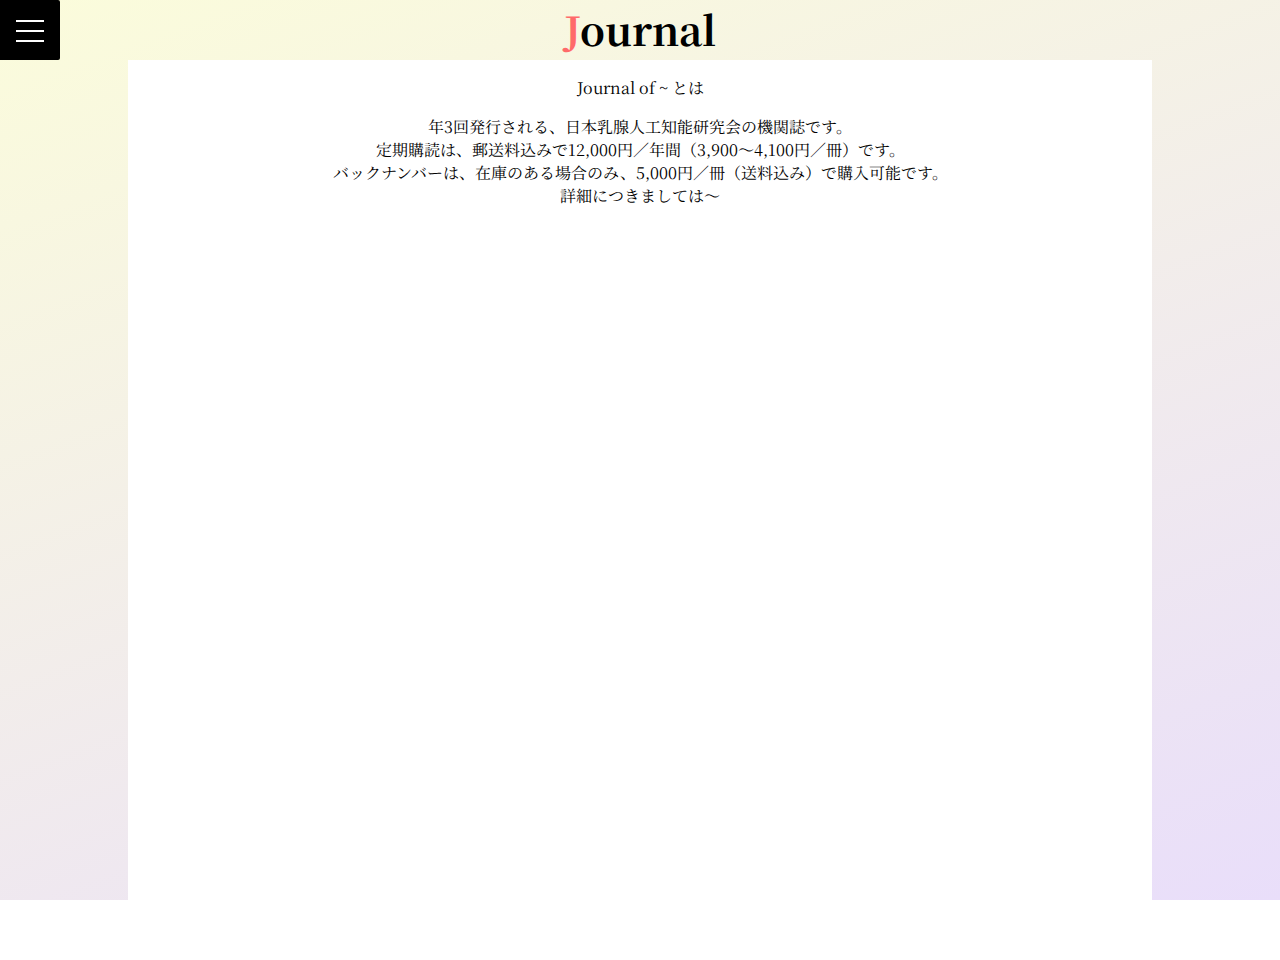
<file: journal/journal.html>
<!DOCTYPE html>

<html lang="ja">
  <head>
    <meta charset="utf-8">
    <link rel="stylesheet" href="journal.css">
    <meta name="viewport" content="width=device-width, initial-scale=1, maximum-scale=2">
    <link href="https://fonts.googleapis.com/css?family=Noto+Serif+JP:400,700&display=swap&subset=japanese" rel="stylesheet">
    <title>記事一覧</title>
  </head>

  <header>
  <!--フロント画面の全画面メニュー-->
  <div class="cp_fullscreenmenu">
  	<input class="toggle" type="checkbox"/>
  	<div class="hamburger"><span></span></div>
  	<div class="menu">
  		<div>
  		<ul>
  		<li><a href="/index.html"><span>H</span>ome</a></li>
  		<li><a href="/about_us/about_us.html"><span>A</span>bout us</a></li>
  		<li><a href="/news/news.html"><span>N</span>ews</a></li>
      <li><a href="/events/events.html"><span>E</span>vents</a></li>
  		<li><a href="/journal/journal.html"><span>J</span>ournal</a></li>
  		<li><a href="/contact_us/contact_us.html"><span>C</span>ontact Us</a></li>
  		</ul>
  		</div>
  	</div>
  </div>
</header>


  <body>
    <div class="top">
      <h1><span>J</span>ournal</h1>
    </div>

    <div class="article">
      <p>Journal of ~ とは<br></p>
      <p>年3回発行される、日本乳腺人工知能研究会の機関誌です。<br>
      定期購読は、郵送料込みで12,000円／年間（3,900～4,100円／冊）です。<br>
      バックナンバーは、在庫のある場合のみ、5,000円／冊（送料込み）で購入可能です。<br>
      詳細につきましては〜</p>
      </div>


  </body>

</html>
</file>
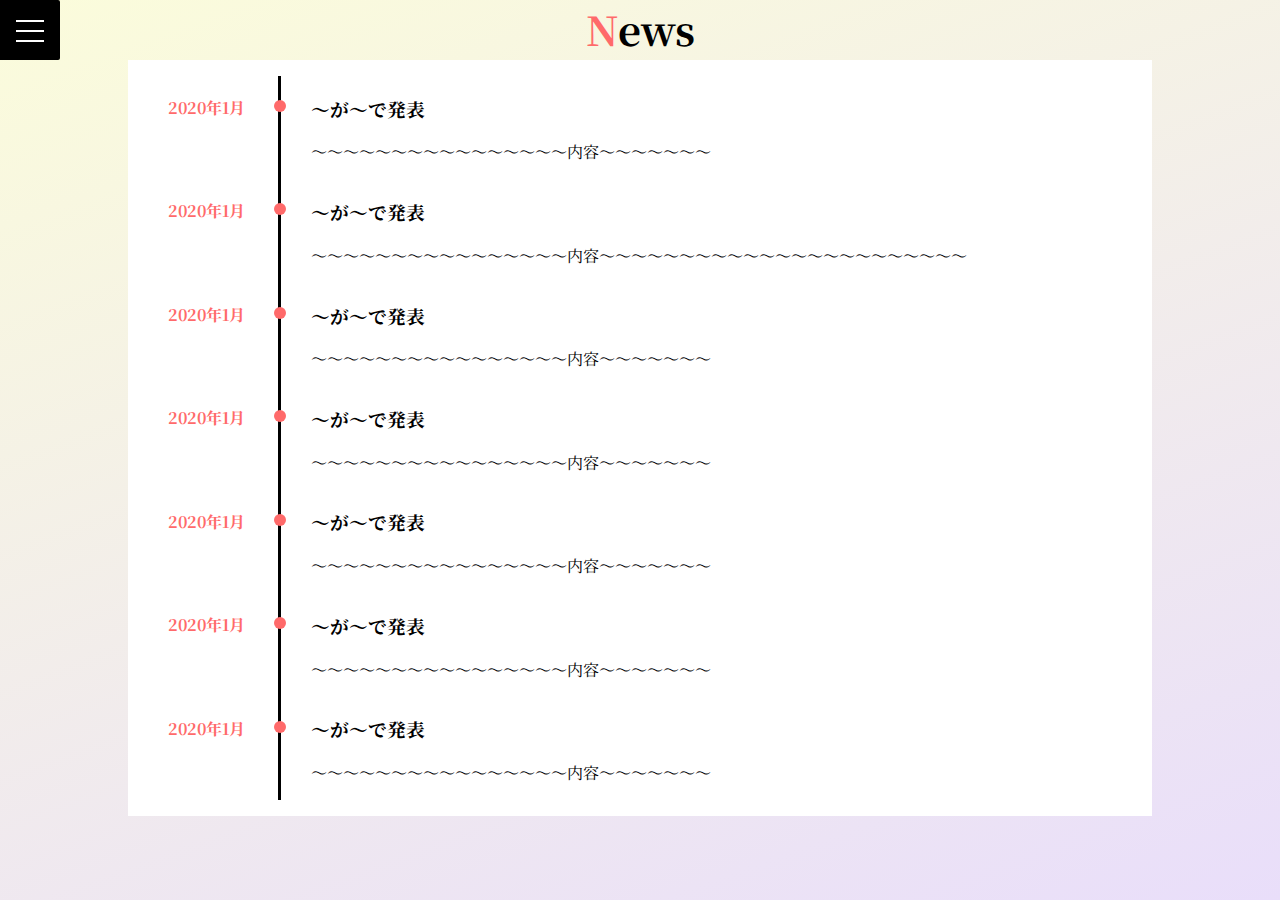
<file: news/news.html>
<!DOCTYPE html>

<html lang="ja">
  <head>
    <meta charset="utf-8">
    <link rel="stylesheet" href="news.css">
    <meta name="viewport" content="width=device-width, initial-scale=1, maximum-scale=2">
    <link href="https://fonts.googleapis.com/css?family=Noto+Serif+JP:400,700&display=swap&subset=japanese" rel="stylesheet">
    <title>記事一覧</title>
  </head>

  <header>
  <!--フロント画面の全画面メニュー-->
  <div class="cp_fullscreenmenu">
  	<input class="toggle" type="checkbox"/>
  	<div class="hamburger"><span></span></div>
  	<div class="menu">
  		<div>
  		<ul>
  		<li><a href="/index.html"><span>H</span>ome</a></li>
  		<li><a href="/about_us/about_us.html"><span>A</span>bout us</a></li>
  		<li><a href="/news/news.html"><span>N</span>ews</a></li>
      <li><a href="/events/events.html"><span>E</span>vents</a></li>
  		<li><a href="/journal/journal.html"><span>J</span>ournal</a></li>
  		<li><a href="/contact_us/contact_us.html"><span>C</span>ontact Us</a></li>
  		</ul>
  		</div>
  	</div>
  </div>
</header>


  <body>
    <div class="top">
      <h1><span>N</span>ews</h1>
    </div>

    <div class="article">
      <ul class="timeline">
            <li>
              <p class="timeline-date">2020年1月</p>
              <div class="timeline-content">
                <h3>〜が〜で発表</h3>
                <p>〜〜〜〜〜〜〜〜〜〜〜〜〜〜〜〜内容〜〜〜〜〜〜〜</p>
              </div>
            </li>
            <li>
              <p class="timeline-date">2020年1月</p>
              <div class="timeline-content">
                <h3>〜が〜で発表</h3>
                <p>〜〜〜〜〜〜〜〜〜〜〜〜〜〜〜〜内容〜〜〜〜〜〜〜〜〜〜〜〜〜〜〜〜〜〜〜〜〜〜〜</p>
              </div>
            </li>
            <li>
              <p class="timeline-date">2020年1月</p>
              <div class="timeline-content">
                <h3>〜が〜で発表</h3>
                <p>〜〜〜〜〜〜〜〜〜〜〜〜〜〜〜〜内容〜〜〜〜〜〜〜</p>
              </div>
            </li>
            <li>
              <p class="timeline-date">2020年1月</p>
              <div class="timeline-content">
                <h3>〜が〜で発表</h3>
                <p>〜〜〜〜〜〜〜〜〜〜〜〜〜〜〜〜内容〜〜〜〜〜〜〜</p>
              </div>
            </li>
            <li>
              <p class="timeline-date">2020年1月</p>
              <div class="timeline-content">
                <h3>〜が〜で発表</h3>
                <p>〜〜〜〜〜〜〜〜〜〜〜〜〜〜〜〜内容〜〜〜〜〜〜〜</p>
              </div>
            </li>
            <li>
              <p class="timeline-date">2020年1月</p>
              <div class="timeline-content">
                <h3>〜が〜で発表</h3>
                <p>〜〜〜〜〜〜〜〜〜〜〜〜〜〜〜〜内容〜〜〜〜〜〜〜</p>
              </div>
            </li>
            <li>
              <p class="timeline-date">2020年1月</p>
              <div class="timeline-content">
                <h3>〜が〜で発表</h3>
                <p>〜〜〜〜〜〜〜〜〜〜〜〜〜〜〜〜内容〜〜〜〜〜〜〜</p>
              </div>
            </li>
      </ul>

      </div>


  </body>

</html>
</file>
<file: index.css>
@media screen and (-webkit-min-device-pixel-ratio:0) {
    _::-webkit-full-page-media, _:future, :root body {
        background-color: #eee;
    }
}

/*フォントの指定*/
header{
  font-family: 'Noto Serif JP', serif;
}
body{
  margin:0px;
  padding: 0px;
  font-family: 'Noto Serif JP', serif;
}


.top{
  text-align: center;
    /*color: #000;*/
    /*position: relative;*/
    /*スマホ画面の場合の縦の長さはこれで調整される*/
    /*height:auto;*/
    /*width: 30%;*/
    background-image: url("pink.jpg");
    background-position: center center;
    background-repeat: no-repeat;
    background-size: cover;
    height: 100%;

}


span{
  color: #ff6a6a;
}

.top h1{
  color: #fff;
  padding-top:10%;
  /*padding-left: 60px;*/
  font-size: 80px;
}


@media screen and (max-width: 800px) {
  .top h1{
    color: #fff;
    padding-top:30%;
    font-size: 50px;
  }
}

.article1_inner{
  padding-bottom: 30px;
}

.article1 h1{
  text-align: center;
  color: #000;
  font-size: 50px;
}

.article1 h1 {
  font-size: 40px;
  position: relative;
  padding: 1.5rem;
  text-align: center;
}

.article1 h1 span {
  font-size: 18px;
  display: block;
}

.article1 h1:before {
  position: absolute;
  bottom: 0px;
  left: calc(50% - 30px);
  width: 60px;
  height: 5px;
  content: '';
  border-radius: 3px;
  background: #fa4141;
}




.article1 h2{
  font-size: 30px;
  text-align: center;
}



.article1 p{
  font-size: 18px;
  text-align: center;
}


.article1{
  background: #fff;
  height: auto;
}

.article2{
  display:block;
  color: #000;
  background: #fff;
  height: auto;
  overflow: hidden; /*floatの解除、ここがポイント*/
  position: relative; /*DWで正常にプレビューできるようになります。*/
  zoom:1; /*IE6でレイアウト崩れを防ぐためのものです。*/
}

.article3{
  background: #95a5a6;
  height: auto;
  overflow: hidden; /*floatの解除、ここがポイント*/
  position: relative; /*DWで正常にプレビューできるようになります。*/
  zoom:1; /*IE6でレイアウト崩れを防ぐためのものです。*/
}

.footer{
  text-align: center;
  color: #fff;
  background: #000;
}


*, *:before, *:after {-moz-box-sizing: border-box; -webkit-box-sizing: border-box; box-sizing: border-box;}
.info {margin:0px;padding: 0 1.5em;border: 1px solid #ccc;text-align: left;font-size: 1em;line-height: 1.3;color: #444;overflow: auto;width: 100%;height: 300px;background-color: #fcfcfc;}
.info dl {padding: 0.5em 0;border-bottom: 1px solid #ccc;}
.info dt {padding-bottom: 0;width: 6em;}

@media screen and (min-width: 480px) {
.info dt {clear: left;float: left;}
.info dd {margin-left: 0.5em;}
}

.article2 h1{
  text-align: center;
}

.update{
  text-align: center;
  margin-left: 15%;
  margin-right: 15%;
  margin-bottom: 100px;
}

@media screen and (max-width: 700px) {
.update{
  margin-left: 10px;
  margin-right: 10px;
}
}



.cards{
  text-align: center;
}

/*メニューカードの装飾*/
.news{


}

.events{


}

.journal{


}


.l-wrapper {
  width: 320px;
}

.card {
  width: 200px;
  display: inline-block;
  margin-top: 15px;
  margin-bottom: 15px;
  background-color: #fff;
  box-shadow: 0 0 8px rgba(0, 0, 0, .16);
  color: #212121;
  text-decoration: none;
}

@media screen and (max-width: 650px) {
  .card{
    width: 48%;
  }
}


.card__title {
  text-align: center;
  padding: 0px;
  font-size: 25px;
}

.card__body {
  padding-left: 5%;
  padding-right:5%;
}

.card__text {
  text-align: center;
  font-size: .75rem;
}

.card__text + .card__text {
  margin-top: .5rem;
}

.card__text.-number {
  text-align: right;
}

.card__footer {
  text-align: center;
  border-top: 1px solid #ddd;
}

.button {
  display: inline-block;
  text-decoration: none;
  transition: background-color .3s ease-in-out;
}

.button.-compact {
  padding: .5rem 1rem;
  border-radius: .25rem;
  background-color: #ff6a6a;
  color: #fff;
  font-weight: bold;
}

.button.-compact:hover,
.button.-compact:focus {
  background-color: #FFCCCC;
}










/*画面サイズに応じて、メニューの種類を切り替える*/

/* 画面サイズの横幅が 768px より小さい場合に適用 */
/*@media screen and (max-width: 800px) {*/
  /*メニューの装飾*/
  * {
  -webkit-box-sizing: border-box;
  box-sizing: border-box;
  }
  a,
  a:visited,
  a:hover,
  a:active {
  text-decoration: none;
  color: inherit;
  }
  .cp_fullscreenmenu {
  position: fixed;
  z-index: 1;
  top: 0;
  left: 0;
  }
  /*menuコンテンツ*/
  .cp_fullscreenmenu .menu {
  position: fixed;
  top: 0;
  left: 0;
  display: flex;
  visibility: hidden;
  overflow: hidden;
  width: 100%;
  height: 100%;
  pointer-events: none;
  outline: 1px solid transparent;
  -webkit-backface-visibility: hidden;
  backface-visibility: hidden;
  align-items: center;
  justify-content: center;
  }
  .cp_fullscreenmenu .menu > div {
  display: flex;
  overflow: hidden;
  width: 250vw;
  height: 250vw;
  transition: all 0.2s ease;
  -webkit-transform: scale(0);
  transform: scale(0);
  text-align: center;
  color: #fefefe;
  border-radius: 50%;
  background: #000;
  flex: none;
  -webkit-backface-visibility: hidden;
  backface-visibility: hidden;
  align-items: center;
  justify-content: center;
  }
  .cp_fullscreenmenu .menu > div > ul {
  display: block;
  max-height: 100vh;
  margin: 0;
  padding: 0 1em;
  list-style: none;
  transition: opacity 0.2s ease;
  opacity: 0;
  }
  .cp_fullscreenmenu .menu > div > ul > li {
  font-size: 24px;
  display: block;
  margin: 1em;
  padding: 0;
  }
  .cp_fullscreenmenu .menu > div > ul > li > a {
  position: relative;
  display: inline;
  cursor: pointer;
  transition: color 0.2s ease;
  }
  .cp_fullscreenmenu .menu > div > ul > li > a:hover {
  color: #e5e5e5;
  }
  .cp_fullscreenmenu .menu > div > ul > li > a:hover:after {
  width: 100;
  }
  .cp_fullscreenmenu .menu > div > ul > li > a:after {
  position: absolute;
  z-index: 1;
  bottom: -0.15em;
  left: 0;
  width: 0;
  height: 2px;
  content: '';
  transition: width 0.2s ease;
  background: #e5e5e5;
  }
  /*クリックしたらメニューが開閉の動作*/
  .cp_fullscreenmenu .toggle {
  position: absolute;
  z-index: 2;
  top: 0;
  left: 0;
  width: 60px;
  height: 60px;
  cursor: pointer;
  opacity: 0;
  }
  .cp_fullscreenmenu .toggle:checked + .hamburger > span {
  -webkit-transform: rotate(135deg);
  transform: rotate(135deg);
  }
  .cp_fullscreenmenu .toggle:checked + .hamburger > span:before,
  .cp_fullscreenmenu .toggle:checked + .hamburger > span:after {
  top: 0;
  -webkit-transform: rotate(90deg);
  transform: rotate(90deg);
  }
  .cp_fullscreenmenu .toggle:checked + .hamburger > span:after {
  opacity: 0;
  }
  .cp_fullscreenmenu .toggle:checked ~ .menu {
  visibility: visible;
  pointer-events: auto;
  }
  .cp_fullscreenmenu .toggle:checked ~ .menu > div {
  transition-duration: 0.2s;
  -webkit-transform: scale(1);
  transform: scale(1);
  }
  .cp_fullscreenmenu .toggle:checked ~ .menu > div > ul {
  opacity: 1;
  }
  .cp_fullscreenmenu .toggle:checked ~ .menu > div > ul li:nth-of-type(1) {
  transition-delay: 0s;
  }
  .cp_fullscreenmenu .toggle:checked ~ .menu > div > ul li:nth-of-type(2) {
  transition-delay: 0s;
  }
  .cp_fullscreenmenu .toggle:checked ~ .menu > div > ul li:nth-of-type(3) {
  transition-delay: 0s;
  }
  .cp_fullscreenmenu .toggle:checked ~ .menu > div > ul li:nth-of-type(4) {
  transition-delay: 0s;
  }
  .cp_fullscreenmenu .toggle:hover + .hamburger {
  box-shadow: inset 0 0 10px rgba(0, 0, 0, 0.1);
  }
  .cp_fullscreenmenu .toggle:checked:hover + .hamburger > span {
  -webkit-transform: rotate(225deg);
  transform: rotate(225deg);
  }
  /*ハンバーガー*/
  .cp_fullscreenmenu .hamburger {
  position: absolute;
  z-index: 1;
  top: 0;
  left: 0;
  display: block;
  width: 60px;
  height: 60px;
  padding: 0.5em 1em;
  cursor: pointer;
  transition: box-shadow 0.2s ease;
  border-radius: 0 0.12em 0.12em 0;
  background: #000;
  -webkit-backface-visibility: hidden;
  backface-visibility: hidden;
  }
  .cp_fullscreenmenu .hamburger > span {
  position: relative;
  top: 50%;
  display: block;
  width: 100%;
  height: 2px;
  transition: all 0.2s ease;
  background: #fefefe;
  }
  .cp_fullscreenmenu .hamburger > span:before,
  .cp_fullscreenmenu .hamburger > span:after {
  position: absolute;
  z-index: 1;
  top: -10px;
  left: 0;
  display: block;
  width: 100%;
  height: 2px;
  content: '';
  transition: all 0.2s ease;
  background: inherit;
  }
  .cp_fullscreenmenu .hamburger > span:after {
  top: 10px;
  }
}

/* 画面サイズの横幅が 480px より大きい場合に適用 */
/*@media screen and (min-width: 800px) {
  .toggle {
          display: none;
      }
  .hamburger {
          display: none;
      }

  .menu{
    background: #000;
    opacity: 0.8;
  }

  .menu ul {
	font-size: 0;
	box-sizing: border-box;
	width: 100%;
	padding: 4px;
	list-style: none;
	text-align: center;
}
.menu li {
	font-size: 20px;
	margin: 3 25px;
	display: inline-block;
}
.menu li a {
	text-decoration: none;
	padding-bottom: 3px;
	color: #fff;
	display: block;
}
.menu li a:after {
	content: '';
	width: 0;
	transition: all 0.2s ease;
	border-bottom: 2px solid #000;
	display: block;
}
.menu li a:hover:after {
	width: 100%;
	border-bottom: 2px solid #000;
}

}*/
</file>
<file: about_us.css>
/*ボタンの装飾*/
.btn{
  text-align: center;
}
.btn-flat-border {
  width: 100%;
  padding: 0.3em 1em;
  text-decoration: none;
  color: #000;
  border: solid 2px #000;
  border-radius: 3px;
  transition: .4s;
}

.btn-flat-border:hover {
  background: #ff6a6a;
  color: white;
}


/* 画面サイズの横幅が 768px より小さい場合に適用 */
@media screen and (max-width: 740px) {
  .article {
		position:absolute;
		width:100%;
    margin-left: auto;
    margin-right: auto;
    margin-bottom: 10%;
		height:100%;
	}
}

/* 画面サイズの横幅が 480px より大きい場合に適用 */
@media screen and (min-width: 740px) {
  .article{
  	position:absolute;
  	width:80%;
    margin-left:10%;
    margin-right:10%;
    margin-bottom: 10%;
  	height:100%;
  }
}

.article{
  background: #fff;
}

/*並べ方は、ここを参照*/
/*https://qiita.com/katsunory/items/99a417f4e1a763477a09*/
html{
  height: 100%;
}

header{
  font-family: 'Noto Serif JP', serif;
}

body{
  font-family: 'Noto Serif JP', serif;
  background:#EBCED0;
  /*背景色が途切れない対策*/
  /*https://qastack.jp/programming/2869212/css3-gradient-background-set-on-body-doesnt-stretch-but-instead-repeats*/
  height: 100%;
  margin: 0px;
  background-repeat: no-repeat;
  background-attachment: fixed;
}

.top{
  width: 100%;
  text-align: center;
  font-size: 20px;
  height: 60px;
  margin-top: auto;
  margin-bottom: auto;
}

h1{
  margin:0px;
  padding: 0px;
}

span{
  color:#ff6a6a;
}

.article h1 {
  padding-left: 20px;
  padding-right: 20px;
  padding-top: 20px;
  padding-bottom: 10px;
  font-size: 22px;
}

.article p{
  margin-left: 10%;
}

.article h2 {
  font-size: 18px;
  margin-left: 5%;
  padding: 0.5rem 0.5rem;
  border-left: 4px solid #ff6a6a;
}

.article h3 {
  font-size: 17px;
  margin-left: 10%;
  margin-right: 10%;
  border-bottom: 3px dotted #e5e5e5;
  width: auto;
}

img{
  display:block;
  width:80%;
  margin-top: 30px;
  margin-bottom: 10px;
  margin-left:auto;
  margin-right:auto;
}



/*https://877.design/flexbox-layout/*/

/*メニューの装飾*/
* {
-webkit-box-sizing: border-box;
box-sizing: border-box;
}
a,
a:visited,
a:hover,
a:active {
text-decoration: none;
color: inherit;
}
.cp_fullscreenmenu {
position: fixed;
z-index: 1;
top: 0;
left: 0;
}
/*menuコンテンツ*/
.cp_fullscreenmenu .menu {
position: fixed;
top: 0;
left: 0;
display: flex;
visibility: hidden;
overflow: hidden;
width: 100%;
height: 100%;
pointer-events: none;
outline: 1px solid transparent;
-webkit-backface-visibility: hidden;
backface-visibility: hidden;
align-items: center;
justify-content: center;
}
.cp_fullscreenmenu .menu > div {
display: flex;
overflow: hidden;
width: 250vw;
height: 250vw;
transition: all 0.2s ease;
-webkit-transform: scale(0);
transform: scale(0);
text-align: center;
color: #fefefe;
border-radius: 50%;
background: #000;
flex: none;
-webkit-backface-visibility: hidden;
backface-visibility: hidden;
align-items: center;
justify-content: center;
}
.cp_fullscreenmenu .menu > div > ul {
display: block;
max-height: 100vh;
margin: 0;
padding: 0 1em;
list-style: none;
transition: opacity 0.2s ease;
opacity: 0;
}
.cp_fullscreenmenu .menu > div > ul > li {
font-size: 24px;
display: block;
margin: 1em;
padding: 0;
}
.cp_fullscreenmenu .menu > div > ul > li > a {
position: relative;
display: inline;
cursor: pointer;
transition: color 0.2s ease;
}
.cp_fullscreenmenu .menu > div > ul > li > a:hover {
color: #e5e5e5;
}
.cp_fullscreenmenu .menu > div > ul > li > a:hover:after {
width: 100%;
}
.cp_fullscreenmenu .menu > div > ul > li > a:after {
position: absolute;
z-index: 1;
bottom: -0.15em;
left: 0;
width: 0;
height: 2px;
content: '';
transition: width 0.2s ease;
background: #e5e5e5;
}
/*クリックしたらメニューが開閉の動作*/
.cp_fullscreenmenu .toggle {
position: absolute;
z-index: 2;
top: 0;
left: 0;
width: 60px;
height: 60px;
cursor: pointer;
opacity: 0;
}
.cp_fullscreenmenu .toggle:checked + .hamburger > span {
-webkit-transform: rotate(135deg);
transform: rotate(135deg);
}
.cp_fullscreenmenu .toggle:checked + .hamburger > span:before,
.cp_fullscreenmenu .toggle:checked + .hamburger > span:after {
top: 0;
-webkit-transform: rotate(90deg);
transform: rotate(90deg);
}
.cp_fullscreenmenu .toggle:checked + .hamburger > span:after {
opacity: 0;
}
.cp_fullscreenmenu .toggle:checked ~ .menu {
visibility: visible;
pointer-events: auto;
}
.cp_fullscreenmenu .toggle:checked ~ .menu > div {
transition-duration: 0.2s;
-webkit-transform: scale(1);
transform: scale(1);
}
.cp_fullscreenmenu .toggle:checked ~ .menu > div > ul {
opacity: 1;
}
.cp_fullscreenmenu .toggle:checked ~ .menu > div > ul li:nth-of-type(1) {
transition-delay: 0s;
}
.cp_fullscreenmenu .toggle:checked ~ .menu > div > ul li:nth-of-type(2) {
transition-delay: 0s;
}
.cp_fullscreenmenu .toggle:checked ~ .menu > div > ul li:nth-of-type(3) {
transition-delay: 0s;
}
.cp_fullscreenmenu .toggle:checked ~ .menu > div > ul li:nth-of-type(4) {
transition-delay: 0s;
}
.cp_fullscreenmenu .toggle:hover + .hamburger {
box-shadow: inset 0 0 10px rgba(0, 0, 0, 0.1);
}
.cp_fullscreenmenu .toggle:checked:hover + .hamburger > span {
-webkit-transform: rotate(225deg);
transform: rotate(225deg);
}
/*ハンバーガー*/
.cp_fullscreenmenu .hamburger {
position: absolute;
z-index: 1;
top: 0;
left: 0;
display: block;
width: 60px;
height: 60px;
padding: 0.5em 1em;
cursor: pointer;
transition: box-shadow 0.2s ease;
border-radius: 0 0.12em 0.12em 0;
background: #000;
-webkit-backface-visibility: hidden;
backface-visibility: hidden;
}
.cp_fullscreenmenu .hamburger > span {
position: relative;
top: 50%;
display: block;
width: 100%;
height: 2px;
transition: all 0.2s ease;
background: #fefefe;
}
.cp_fullscreenmenu .hamburger > span:before,
.cp_fullscreenmenu .hamburger > span:after {
position: absolute;
z-index: 1;
top: -10px;
left: 0;
display: block;
width: 100%;
height: 2px;
content: '';
transition: all 0.2s ease;
background: inherit;
}
.cp_fullscreenmenu .hamburger > span:after {
top: 10px;
}
</file>
<file: contact_us.css>
/*ボタンの装飾*/
.btn{
  text-align: center;
}
.btn-flat-border {
  width: 100%;
  padding: 0.3em 1em;
  text-decoration: none;
  color: #000;
  border: solid 2px #000;
  border-radius: 3px;
  transition: .4s;
}

.btn-flat-border:hover {
  background: #ff6a6a;
  color: white;
}


/* 画面サイズの横幅が 768px より小さい場合に適用 */
@media screen and (max-width: 740px) {
  .article {
		position:absolute;
		width:100%;
    margin-left: auto;
    margin-right: auto;
    margin-bottom: 10%;
		height:100%;
	}
}

/* 画面サイズの横幅が 480px より大きい場合に適用 */
@media screen and (min-width: 740px) {
  .article{
  	position:absolute;
  	width:80%;
    margin-left:10%;
    margin-right:10%;
    margin-bottom: 10%;
  	height:100%;
  }
}

.article{
  background: #fff;
}

/*並べ方は、ここを参照*/
/*https://qiita.com/katsunory/items/99a417f4e1a763477a09*/
html{
  height: 100%;
}

header{
  font-family: 'Noto Serif JP', serif;
}

body{
  font-family: 'Noto Serif JP', serif;
  background:#EBCED0;
  /*背景色が途切れない対策*/
  /*https://qastack.jp/programming/2869212/css3-gradient-background-set-on-body-doesnt-stretch-but-instead-repeats*/
  height: 100%;
  margin: 0px;
  background-repeat: no-repeat;
  background-attachment: fixed;
}

.top{
  width: 100%;
  text-align: center;
  font-size: 20px;
  height: 60px;
  margin-top: auto;
  margin-bottom: auto;
}

h1{
  margin:0px;
  padding: 0px;
}

span{
  color:#ff6a6a;
}

.article h1 {
  padding-left: 20px;
  padding-right: 20px;
  padding-top: 20px;
  padding-bottom: 10px;
  font-size: 22px;
}

.article p{
  margin-left: 10%;
}

.article h2 {
  font-size: 18px;
  margin-left: 5%;
  padding: 0.5rem 0.5rem;
  border-left: 4px solid #ff6a6a;
}

.article h3 {
  font-size: 17px;
  margin-left: 10%;
  margin-right: 10%;
  border-bottom: 3px dotted #e5e5e5;
  width: auto;
}

img{
  display:block;
  width:80%;
  margin-top: 30px;
  margin-bottom: 10px;
  margin-left:auto;
  margin-right:auto;
}



/*https://877.design/flexbox-layout/*/

/*メニューの装飾*/
* {
-webkit-box-sizing: border-box;
box-sizing: border-box;
}
a,
a:visited,
a:hover,
a:active {
text-decoration: none;
color: inherit;
}
.cp_fullscreenmenu {
position: fixed;
z-index: 1;
top: 0;
left: 0;
}
/*menuコンテンツ*/
.cp_fullscreenmenu .menu {
position: fixed;
top: 0;
left: 0;
display: flex;
visibility: hidden;
overflow: hidden;
width: 100%;
height: 100%;
pointer-events: none;
outline: 1px solid transparent;
-webkit-backface-visibility: hidden;
backface-visibility: hidden;
align-items: center;
justify-content: center;
}
.cp_fullscreenmenu .menu > div {
display: flex;
overflow: hidden;
width: 250vw;
height: 250vw;
transition: all 0.2s ease;
-webkit-transform: scale(0);
transform: scale(0);
text-align: center;
color: #fefefe;
border-radius: 50%;
background: #000;
flex: none;
-webkit-backface-visibility: hidden;
backface-visibility: hidden;
align-items: center;
justify-content: center;
}
.cp_fullscreenmenu .menu > div > ul {
display: block;
max-height: 100vh;
margin: 0;
padding: 0 1em;
list-style: none;
transition: opacity 0.2s ease;
opacity: 0;
}
.cp_fullscreenmenu .menu > div > ul > li {
font-size: 24px;
display: block;
margin: 1em;
padding: 0;
}
.cp_fullscreenmenu .menu > div > ul > li > a {
position: relative;
display: inline;
cursor: pointer;
transition: color 0.2s ease;
}
.cp_fullscreenmenu .menu > div > ul > li > a:hover {
color: #e5e5e5;
}
.cp_fullscreenmenu .menu > div > ul > li > a:hover:after {
width: 100%;
}
.cp_fullscreenmenu .menu > div > ul > li > a:after {
position: absolute;
z-index: 1;
bottom: -0.15em;
left: 0;
width: 0;
height: 2px;
content: '';
transition: width 0.2s ease;
background: #e5e5e5;
}
/*クリックしたらメニューが開閉の動作*/
.cp_fullscreenmenu .toggle {
position: absolute;
z-index: 2;
top: 0;
left: 0;
width: 60px;
height: 60px;
cursor: pointer;
opacity: 0;
}
.cp_fullscreenmenu .toggle:checked + .hamburger > span {
-webkit-transform: rotate(135deg);
transform: rotate(135deg);
}
.cp_fullscreenmenu .toggle:checked + .hamburger > span:before,
.cp_fullscreenmenu .toggle:checked + .hamburger > span:after {
top: 0;
-webkit-transform: rotate(90deg);
transform: rotate(90deg);
}
.cp_fullscreenmenu .toggle:checked + .hamburger > span:after {
opacity: 0;
}
.cp_fullscreenmenu .toggle:checked ~ .menu {
visibility: visible;
pointer-events: auto;
}
.cp_fullscreenmenu .toggle:checked ~ .menu > div {
transition-duration: 0.2s;
-webkit-transform: scale(1);
transform: scale(1);
}
.cp_fullscreenmenu .toggle:checked ~ .menu > div > ul {
opacity: 1;
}
.cp_fullscreenmenu .toggle:checked ~ .menu > div > ul li:nth-of-type(1) {
transition-delay: 0s;
}
.cp_fullscreenmenu .toggle:checked ~ .menu > div > ul li:nth-of-type(2) {
transition-delay: 0s;
}
.cp_fullscreenmenu .toggle:checked ~ .menu > div > ul li:nth-of-type(3) {
transition-delay: 0s;
}
.cp_fullscreenmenu .toggle:checked ~ .menu > div > ul li:nth-of-type(4) {
transition-delay: 0s;
}
.cp_fullscreenmenu .toggle:hover + .hamburger {
box-shadow: inset 0 0 10px rgba(0, 0, 0, 0.1);
}
.cp_fullscreenmenu .toggle:checked:hover + .hamburger > span {
-webkit-transform: rotate(225deg);
transform: rotate(225deg);
}
/*ハンバーガー*/
.cp_fullscreenmenu .hamburger {
position: absolute;
z-index: 1;
top: 0;
left: 0;
display: block;
width: 60px;
height: 60px;
padding: 0.5em 1em;
cursor: pointer;
transition: box-shadow 0.2s ease;
border-radius: 0 0.12em 0.12em 0;
background: #000;
-webkit-backface-visibility: hidden;
backface-visibility: hidden;
}
.cp_fullscreenmenu .hamburger > span {
position: relative;
top: 50%;
display: block;
width: 100%;
height: 2px;
transition: all 0.2s ease;
background: #fefefe;
}
.cp_fullscreenmenu .hamburger > span:before,
.cp_fullscreenmenu .hamburger > span:after {
position: absolute;
z-index: 1;
top: -10px;
left: 0;
display: block;
width: 100%;
height: 2px;
content: '';
transition: all 0.2s ease;
background: inherit;
}
.cp_fullscreenmenu .hamburger > span:after {
top: 10px;
}
</file>
<file: events.css>
/* 画面サイズの横幅が 768px より小さい場合に適用 */
@media screen and (max-width: 740px) {
  .split-box {
		position:relative;
		width:100%;
		height:auto;
	}
}

/* 画面サイズの横幅が 480px より大きい場合に適用 */
@media screen and (min-width: 740px) {
  .split-box{
  	position:absolute;
  	width:50%;
  	height:100%;
  }
}

/*画面を左右に分解する為のもの*/
/*https://webdesign-trends.net/entry/2325*/


.left-box {
	left:0;
}

.right-box {
	right:0;
}
/*ここまで*/


/*googleカレンダーの装飾*/
.cal_wrapper {
  margin-top: 0px;
  padding-left:2%;
  padding-right:2%;
  width: auto;
}

.googlecal {
position: relative;
padding-bottom: 100%;
height: 0;
}

.googlecal iframe {
position: absolute;
top: 0;
left: 0;
width: 100% !important;
height: 100% !important;
}

  /*カードの装飾*/
  .l-wrapper * {
    margin: 0;
    padding: 0;
  }

  .l-wrapper body {
    background-color: #eee;
    line-height: 1.5;
  }

  /*img {
    max-width: 100%;
    vertical-align: bottom;
  }*/

  .l-wrapper {
    width: auto;
    height: auto;
    position: relative;
    margin-top: 0px;
    margin-left:2%;
    margin-right:2%;
    margin-bottom: 1%;
  }

  .card {
    background-color: #fff;
    box-shadow: 0 0 8px rgba(0, 0, 0, .16);
    color: #212121;
    text-decoration: none;
  }

  .card__header {
  }

  .card__title {
    padding: 1rem 1rem 0;
    font-size: 1.25rem;
  }

  /*.card__thumbnail {
    margin: 0;
    order: 0;
  }*/

  /*.card__image {
    width: 100%;
  }*/

  .card__body {
    padding: 1rem;
  }

  .card__text {
    font-size: .75rem;
  }

  .card__text + .card__text {
    margin-top: .5rem;
  }

  .card__text.-number {
    text-align: right;
  }

  .card__footer {
    text-align: center;
    padding: 5px;
    border-top: 1px solid #ddd;
  }

  .button {
    display: inline-block;
    text-decoration: none;
    transition: background-color .3s ease-in-out;
  }

  .button.-compact {
    padding: .5rem 1rem;
    border-radius: .25rem;
    background-color: #ff6a6a;
    color: #fff;
    font-weight: bold;
  }

  .button.-compact:hover,
  .button.-compact:focus {
    background-color: #ff6a6a;
  }




/*並べ方は、ここを参照*/
/*https://qiita.com/katsunory/items/99a417f4e1a763477a09*/
html{
  height: 100%;
}

header{
  font-family: 'Noto Serif JP', serif;
}

body{
  font-family: 'Noto Serif JP', serif;
  background: #EBCED0;
  /*背景色が途切れない対策*/
  /*https://qastack.jp/programming/2869212/css3-gradient-background-set-on-body-doesnt-stretch-but-instead-repeats*/
  height: 100%;
  margin: 0px;
  background-repeat: no-repeat;
  background-attachment: fixed;
}

.top{
  width: 100%;
  text-align: center;
  font-size: 20px;
  height: 60px;
  margin-top: auto;
  margin-bottom: auto;
}

h1{
  margin:0px;
  padding: 0px;
}

span{
  color:#ff6a6a;
}

/*https://877.design/flexbox-layout/*/

/*メニューの装飾*/
* {
-webkit-box-sizing: border-box;
box-sizing: border-box;
}
a,
a:visited,
a:hover,
a:active {
text-decoration: none;
color: inherit;
}
.cp_fullscreenmenu {
position: fixed;
z-index: 1;
top: 0;
left: 0;
}
/*menuコンテンツ*/
.cp_fullscreenmenu .menu {
position: fixed;
top: 0;
left: 0;
display: flex;
visibility: hidden;
overflow: hidden;
width: 100%;
height: 100%;
pointer-events: none;
outline: 1px solid transparent;
-webkit-backface-visibility: hidden;
backface-visibility: hidden;
align-items: center;
justify-content: center;
}
.cp_fullscreenmenu .menu > div {
display: flex;
overflow: hidden;
width: 250vw;
height: 250vw;
transition: all 0.2s ease;
-webkit-transform: scale(0);
transform: scale(0);
text-align: center;
color: #fefefe;
border-radius: 50%;
background: #000;
flex: none;
-webkit-backface-visibility: hidden;
backface-visibility: hidden;
align-items: center;
justify-content: center;
}
.cp_fullscreenmenu .menu > div > ul {
display: block;
max-height: 100vh;
margin: 0;
padding: 0 1em;
list-style: none;
transition: opacity 0.2s ease;
opacity: 0;
}
.cp_fullscreenmenu .menu > div > ul > li {
font-size: 24px;
display: block;
margin: 1em;
padding: 0;
}
.cp_fullscreenmenu .menu > div > ul > li > a {
position: relative;
display: inline;
cursor: pointer;
transition: color 0.2s ease;
}
.cp_fullscreenmenu .menu > div > ul > li > a:hover {
color: #e5e5e5;
}
.cp_fullscreenmenu .menu > div > ul > li > a:hover:after {
width: 100%;
}
.cp_fullscreenmenu .menu > div > ul > li > a:after {
position: absolute;
z-index: 1;
bottom: -0.15em;
left: 0;
width: 0;
height: 2px;
content: '';
transition: width 0.2s ease;
background: #e5e5e5;
}
/*クリックしたらメニューが開閉の動作*/
.cp_fullscreenmenu .toggle {
position: absolute;
z-index: 2;
top: 0;
left: 0;
width: 60px;
height: 60px;
cursor: pointer;
opacity: 0;
}
.cp_fullscreenmenu .toggle:checked + .hamburger > span {
-webkit-transform: rotate(135deg);
transform: rotate(135deg);
}
.cp_fullscreenmenu .toggle:checked + .hamburger > span:before,
.cp_fullscreenmenu .toggle:checked + .hamburger > span:after {
top: 0;
-webkit-transform: rotate(90deg);
transform: rotate(90deg);
}
.cp_fullscreenmenu .toggle:checked + .hamburger > span:after {
opacity: 0;
}
.cp_fullscreenmenu .toggle:checked ~ .menu {
visibility: visible;
pointer-events: auto;
}
.cp_fullscreenmenu .toggle:checked ~ .menu > div {
transition-duration: 0.2s;
-webkit-transform: scale(1);
transform: scale(1);
}
.cp_fullscreenmenu .toggle:checked ~ .menu > div > ul {
opacity: 1;
}
.cp_fullscreenmenu .toggle:checked ~ .menu > div > ul li:nth-of-type(1) {
transition-delay: 0s;
}
.cp_fullscreenmenu .toggle:checked ~ .menu > div > ul li:nth-of-type(2) {
transition-delay: 0s;
}
.cp_fullscreenmenu .toggle:checked ~ .menu > div > ul li:nth-of-type(3) {
transition-delay: 0s;
}
.cp_fullscreenmenu .toggle:checked ~ .menu > div > ul li:nth-of-type(4) {
transition-delay: 0s;
}
.cp_fullscreenmenu .toggle:hover + .hamburger {
box-shadow: inset 0 0 10px rgba(0, 0, 0, 0.1);
}
.cp_fullscreenmenu .toggle:checked:hover + .hamburger > span {
-webkit-transform: rotate(225deg);
transform: rotate(225deg);
}
/*ハンバーガー*/
.cp_fullscreenmenu .hamburger {
position: absolute;
z-index: 1;
top: 0;
left: 0;
display: block;
width: 60px;
height: 60px;
padding: 0.5em 1em;
cursor: pointer;
transition: box-shadow 0.2s ease;
border-radius: 0 0.12em 0.12em 0;
background: #000;
-webkit-backface-visibility: hidden;
backface-visibility: hidden;
}
.cp_fullscreenmenu .hamburger > span {
position: relative;
top: 50%;
display: block;
width: 100%;
height: 2px;
transition: all 0.2s ease;
background: #fefefe;
}
.cp_fullscreenmenu .hamburger > span:before,
.cp_fullscreenmenu .hamburger > span:after {
position: absolute;
z-index: 1;
top: -10px;
left: 0;
display: block;
width: 100%;
height: 2px;
content: '';
transition: all 0.2s ease;
background: inherit;
}
.cp_fullscreenmenu .hamburger > span:after {
top: 10px;
}
</file>
<file: journal.css>
/* 画面サイズの横幅が 768px より小さい場合に適用 */
@media screen and (max-width: 740px) {
  .article {
		position:absolute;
		width:100%;
    margin-left: auto;
    margin-right: auto;
    margin-bottom: 10%;
		height:100%;
	}
}

/* 画面サイズの横幅が 480px より大きい場合に適用 */
@media screen and (min-width: 740px) {
  .article{
  	position:absolute;
  	width:80%;
    margin-left:10%;
    margin-right:10%;
    margin-bottom: 10%;
  	height:100%;
  }
}

.article{
  background: #fff;
  text-align: center;
}

/*並べ方は、ここを参照*/
/*https://qiita.com/katsunory/items/99a417f4e1a763477a09*/
html{
  height: 100%;
}

header{
  font-family: 'Noto Serif JP', serif;
}

body{
  font-family: 'Noto Serif JP', serif;
  background: #EBCED0;
  /*背景色が途切れない対策*/
  /*https://qastack.jp/programming/2869212/css3-gradient-background-set-on-body-doesnt-stretch-but-instead-repeats*/
  height: 100%;
  margin: 0px;
  background-repeat: no-repeat;
  background-attachment: fixed;
}

.top{
  width: 100%;
  text-align: center;
  font-size: 20px;
  height: 60px;
  margin-top: auto;
  margin-bottom: auto;
}

h1{
  margin:0px;
  padding: 0px;
}

span{
  color:#ff6a6a;
}

/*https://877.design/flexbox-layout/*/

/*メニューの装飾*/
* {
-webkit-box-sizing: border-box;
box-sizing: border-box;
}
a,
a:visited,
a:hover,
a:active {
text-decoration: none;
color: inherit;
}
.cp_fullscreenmenu {
position: fixed;
z-index: 1;
top: 0;
left: 0;
}
/*menuコンテンツ*/
.cp_fullscreenmenu .menu {
position: fixed;
top: 0;
left: 0;
display: flex;
visibility: hidden;
overflow: hidden;
width: 100%;
height: 100%;
pointer-events: none;
outline: 1px solid transparent;
-webkit-backface-visibility: hidden;
backface-visibility: hidden;
align-items: center;
justify-content: center;
}
.cp_fullscreenmenu .menu > div {
display: flex;
overflow: hidden;
width: 250vw;
height: 250vw;
transition: all 0.2s ease;
-webkit-transform: scale(0);
transform: scale(0);
text-align: center;
color: #fefefe;
border-radius: 50%;
background: #000;
flex: none;
-webkit-backface-visibility: hidden;
backface-visibility: hidden;
align-items: center;
justify-content: center;
}
.cp_fullscreenmenu .menu > div > ul {
display: block;
max-height: 100vh;
margin: 0;
padding: 0 1em;
list-style: none;
transition: opacity 0.2s ease;
opacity: 0;
}
.cp_fullscreenmenu .menu > div > ul > li {
font-size: 24px;
display: block;
margin: 1em;
padding: 0;
}
.cp_fullscreenmenu .menu > div > ul > li > a {
position: relative;
display: inline;
cursor: pointer;
transition: color 0.2s ease;
}
.cp_fullscreenmenu .menu > div > ul > li > a:hover {
color: #e5e5e5;
}
.cp_fullscreenmenu .menu > div > ul > li > a:hover:after {
width: 100%;
}
.cp_fullscreenmenu .menu > div > ul > li > a:after {
position: absolute;
z-index: 1;
bottom: -0.15em;
left: 0;
width: 0;
height: 2px;
content: '';
transition: width 0.2s ease;
background: #e5e5e5;
}
/*クリックしたらメニューが開閉の動作*/
.cp_fullscreenmenu .toggle {
position: absolute;
z-index: 2;
top: 0;
left: 0;
width: 60px;
height: 60px;
cursor: pointer;
opacity: 0;
}
.cp_fullscreenmenu .toggle:checked + .hamburger > span {
-webkit-transform: rotate(135deg);
transform: rotate(135deg);
}
.cp_fullscreenmenu .toggle:checked + .hamburger > span:before,
.cp_fullscreenmenu .toggle:checked + .hamburger > span:after {
top: 0;
-webkit-transform: rotate(90deg);
transform: rotate(90deg);
}
.cp_fullscreenmenu .toggle:checked + .hamburger > span:after {
opacity: 0;
}
.cp_fullscreenmenu .toggle:checked ~ .menu {
visibility: visible;
pointer-events: auto;
}
.cp_fullscreenmenu .toggle:checked ~ .menu > div {
transition-duration: 0.2s;
-webkit-transform: scale(1);
transform: scale(1);
}
.cp_fullscreenmenu .toggle:checked ~ .menu > div > ul {
opacity: 1;
}
.cp_fullscreenmenu .toggle:checked ~ .menu > div > ul li:nth-of-type(1) {
transition-delay: 0s;
}
.cp_fullscreenmenu .toggle:checked ~ .menu > div > ul li:nth-of-type(2) {
transition-delay: 0s;
}
.cp_fullscreenmenu .toggle:checked ~ .menu > div > ul li:nth-of-type(3) {
transition-delay: 0s;
}
.cp_fullscreenmenu .toggle:checked ~ .menu > div > ul li:nth-of-type(4) {
transition-delay: 0s;
}
.cp_fullscreenmenu .toggle:hover + .hamburger {
box-shadow: inset 0 0 10px rgba(0, 0, 0, 0.1);
}
.cp_fullscreenmenu .toggle:checked:hover + .hamburger > span {
-webkit-transform: rotate(225deg);
transform: rotate(225deg);
}
/*ハンバーガー*/
.cp_fullscreenmenu .hamburger {
position: absolute;
z-index: 1;
top: 0;
left: 0;
display: block;
width: 60px;
height: 60px;
padding: 0.5em 1em;
cursor: pointer;
transition: box-shadow 0.2s ease;
border-radius: 0 0.12em 0.12em 0;
background: #000;
-webkit-backface-visibility: hidden;
backface-visibility: hidden;
}
.cp_fullscreenmenu .hamburger > span {
position: relative;
top: 50%;
display: block;
width: 100%;
height: 2px;
transition: all 0.2s ease;
background: #fefefe;
}
.cp_fullscreenmenu .hamburger > span:before,
.cp_fullscreenmenu .hamburger > span:after {
position: absolute;
z-index: 1;
top: -10px;
left: 0;
display: block;
width: 100%;
height: 2px;
content: '';
transition: all 0.2s ease;
background: inherit;
}
.cp_fullscreenmenu .hamburger > span:after {
top: 10px;
}
</file>
<file: news.css>
/*年表の装飾*/
/*参照先：https://www.webcreatorbox.com/tech/css-timeline*/
.timeline {
  list-style: none;
}
.timeline > li {
  margin-bottom: 60px;
}

.timeline-date {
  font-weight: bold;
  color:#ff6a6a;
}

/* for Desktop */
@media ( min-width : 640px ){
  .timeline > li {
    overflow: hidden;
    margin: 0;
    position: relative;
  }
  .timeline-date {
    width: 110px;
    float: left;
    margin-top: 20px;
  }
  .timeline-content {
    width: 75%;
    float: left;
    border-left: 3px #000 solid;
    padding-left: 30px;
  }
  .timeline-content:before {
    content: '';
    width: 12px;
    height: 12px;
    background: #ff6a6a;
    position: absolute;
    left: 106px;
    top: 24px;
    border-radius: 100%;
  }
}

/* 画面サイズの横幅が 768px より小さい場合に適用 */
@media screen and (max-width: 740px) {
  .article {
		position:absolute;
		width:100%;
    margin-left: auto;
    margin-right: auto;
    margin-bottom: 10%;
		height:auto;
	}
}

/* 画面サイズの横幅が 480px より大きい場合に適用 */
@media screen and (min-width: 740px) {
  .article{
  	position:absolute;
  	width:80%;
    margin-left:10%;
    margin-right:10%;
    margin-bottom: 10%;
  	height:auto;
  }
}

/*画面を左右に分解する為のもの*/
/*https://webdesign-trends.net/entry/2325*/


.left-box {
	left:0;
}

.right-box {
	right:0;
}
/*ここまで*/

.article{
  background: #fff;
}











/*並べ方は、ここを参照*/
/*https://qiita.com/katsunory/items/99a417f4e1a763477a09*/
html{
  height: 100%;
}

header{
  font-family: 'Noto Serif JP', serif;
}

body{
  font-family: 'Noto Serif JP', serif;
  background: #EBCED0;
  /*背景色が途切れない対策*/
  /*https://qastack.jp/programming/2869212/css3-gradient-background-set-on-body-doesnt-stretch-but-instead-repeats*/
  height: 100%;
  margin: 0px;
  background-repeat: no-repeat;
  background-attachment: fixed;
}

.top{
  width: 100%;
  text-align: center;
  font-size: 20px;
  height: 60px;
  margin-top: auto;
  margin-bottom: auto;
}

h1{
  margin:0px;
  padding: 0px;
}

span{
  color:#ff6a6a;
}

/*https://877.design/flexbox-layout/*/

/*メニューの装飾*/
* {
-webkit-box-sizing: border-box;
box-sizing: border-box;
}
a,
a:visited,
a:hover,
a:active {
text-decoration: none;
color: inherit;
}
.cp_fullscreenmenu {
position: fixed;
z-index: 1;
top: 0;
left: 0;
}
/*menuコンテンツ*/
.cp_fullscreenmenu .menu {
position: fixed;
top: 0;
left: 0;
display: flex;
visibility: hidden;
overflow: hidden;
width: 100%;
height: 100%;
pointer-events: none;
outline: 1px solid transparent;
-webkit-backface-visibility: hidden;
backface-visibility: hidden;
align-items: center;
justify-content: center;
}
.cp_fullscreenmenu .menu > div {
display: flex;
overflow: hidden;
width: 250vw;
height: 250vw;
transition: all 0.2s ease;
-webkit-transform: scale(0);
transform: scale(0);
text-align: center;
color: #fefefe;
border-radius: 50%;
background: #000;
flex: none;
-webkit-backface-visibility: hidden;
backface-visibility: hidden;
align-items: center;
justify-content: center;
}
.cp_fullscreenmenu .menu > div > ul {
display: block;
max-height: 100vh;
margin: 0;
padding: 0 1em;
list-style: none;
transition: opacity 0.2s ease;
opacity: 0;
}
.cp_fullscreenmenu .menu > div > ul > li {
font-size: 24px;
display: block;
margin: 1em;
padding: 0;
}
.cp_fullscreenmenu .menu > div > ul > li > a {
position: relative;
display: inline;
cursor: pointer;
transition: color 0.2s ease;
}
.cp_fullscreenmenu .menu > div > ul > li > a:hover {
color: #e5e5e5;
}
.cp_fullscreenmenu .menu > div > ul > li > a:hover:after {
width: 100%;
}
.cp_fullscreenmenu .menu > div > ul > li > a:after {
position: absolute;
z-index: 1;
bottom: -0.15em;
left: 0;
width: 0;
height: 2px;
content: '';
transition: width 0.2s ease;
background: #e5e5e5;
}
/*クリックしたらメニューが開閉の動作*/
.cp_fullscreenmenu .toggle {
position: absolute;
z-index: 2;
top: 0;
left: 0;
width: 60px;
height: 60px;
cursor: pointer;
opacity: 0;
}
.cp_fullscreenmenu .toggle:checked + .hamburger > span {
-webkit-transform: rotate(135deg);
transform: rotate(135deg);
}
.cp_fullscreenmenu .toggle:checked + .hamburger > span:before,
.cp_fullscreenmenu .toggle:checked + .hamburger > span:after {
top: 0;
-webkit-transform: rotate(90deg);
transform: rotate(90deg);
}
.cp_fullscreenmenu .toggle:checked + .hamburger > span:after {
opacity: 0;
}
.cp_fullscreenmenu .toggle:checked ~ .menu {
visibility: visible;
pointer-events: auto;
}
.cp_fullscreenmenu .toggle:checked ~ .menu > div {
transition-duration: 0.2s;
-webkit-transform: scale(1);
transform: scale(1);
}
.cp_fullscreenmenu .toggle:checked ~ .menu > div > ul {
opacity: 1;
}
.cp_fullscreenmenu .toggle:checked ~ .menu > div > ul li:nth-of-type(1) {
transition-delay: 0s;
}
.cp_fullscreenmenu .toggle:checked ~ .menu > div > ul li:nth-of-type(2) {
transition-delay: 0s;
}
.cp_fullscreenmenu .toggle:checked ~ .menu > div > ul li:nth-of-type(3) {
transition-delay: 0s;
}
.cp_fullscreenmenu .toggle:checked ~ .menu > div > ul li:nth-of-type(4) {
transition-delay: 0s;
}
.cp_fullscreenmenu .toggle:hover + .hamburger {
box-shadow: inset 0 0 10px rgba(0, 0, 0, 0.1);
}
.cp_fullscreenmenu .toggle:checked:hover + .hamburger > span {
-webkit-transform: rotate(225deg);
transform: rotate(225deg);
}
/*ハンバーガー*/
.cp_fullscreenmenu .hamburger {
position: absolute;
z-index: 1;
top: 0;
left: 0;
display: block;
width: 60px;
height: 60px;
padding: 0.5em 1em;
cursor: pointer;
transition: box-shadow 0.2s ease;
border-radius: 0 0.12em 0.12em 0;
background: #000;
-webkit-backface-visibility: hidden;
backface-visibility: hidden;
}
.cp_fullscreenmenu .hamburger > span {
position: relative;
top: 50%;
display: block;
width: 100%;
height: 2px;
transition: all 0.2s ease;
background: #fefefe;
}
.cp_fullscreenmenu .hamburger > span:before,
.cp_fullscreenmenu .hamburger > span:after {
position: absolute;
z-index: 1;
top: -10px;
left: 0;
display: block;
width: 100%;
height: 2px;
content: '';
transition: all 0.2s ease;
background: inherit;
}
.cp_fullscreenmenu .hamburger > span:after {
top: 10px;
}
</file>
<file: about_us/about_us.css>
/*ボタンの装飾*/
.btn{
  text-align: center;
}
.btn-flat-border {
  width: 100%;
  padding: 0.3em 1em;
  text-decoration: none;
  color: #000;
  border: solid 2px #000;
  border-radius: 3px;
  transition: .4s;
}

.btn-flat-border:hover {
  background: #ff6a6a;
  color: white;
}


/* 画面サイズの横幅が 768px より小さい場合に適用 */
@media screen and (max-width: 740px) {
  .article {
		position:absolute;
		width:100%;
    margin-left: auto;
    margin-right: auto;
    margin-bottom: 10%;
		height:100%;
	}
}

/* 画面サイズの横幅が 480px より大きい場合に適用 */
@media screen and (min-width: 740px) {
  .article{
  	position:absolute;
  	width:80%;
    margin-left:10%;
    margin-right:10%;
    margin-bottom: 10%;
  	height:100%;
  }
}

.article{
  background: #fff;
}

/*並べ方は、ここを参照*/
/*https://qiita.com/katsunory/items/99a417f4e1a763477a09*/
html{
  height: 100%;
}

header{
  font-family: 'Noto Serif JP', serif;
}

body{
  font-family: 'Noto Serif JP', serif;
  background-image: linear-gradient(-20deg, #e9defa 0%, #fbfcdb 100%);
  /*背景色が途切れない対策*/
  /*https://qastack.jp/programming/2869212/css3-gradient-background-set-on-body-doesnt-stretch-but-instead-repeats*/
  height: 100%;
  margin: 0px;
  background-repeat: no-repeat;
  background-attachment: fixed;
}

.top{
  width: 100%;
  text-align: center;
  font-size: 20px;
  height: 60px;
  margin-top: auto;
  margin-bottom: auto;
}

h1{
  margin:0px;
  padding: 0px;
}

span{
  color:#ff6a6a;
}

.article h1 {
  padding-left: 20px;
  padding-right: 20px;
  padding-top: 20px;
  padding-bottom: 10px;
  font-size: 22px;
}

.article p{
  margin-left: 10%;
}

.article h2 {
  font-size: 18px;
  margin-left: 5%;
  padding: 0.5rem 0.5rem;
  border-left: 4px solid #ff6a6a;
}

.article h3 {
  font-size: 17px;
  margin-left: 10%;
  margin-right: 10%;
  border-bottom: 3px dotted #e5e5e5;
  width: auto;
}

img{
  display:block;
  width:80%;
  margin-top: 30px;
  margin-bottom: 10px;
  margin-left:auto;
  margin-right:auto;
}



/*https://877.design/flexbox-layout/*/

/*メニューの装飾*/
* {
-webkit-box-sizing: border-box;
box-sizing: border-box;
}
a,
a:visited,
a:hover,
a:active {
text-decoration: none;
color: inherit;
}
.cp_fullscreenmenu {
position: fixed;
z-index: 1;
top: 0;
left: 0;
}
/*menuコンテンツ*/
.cp_fullscreenmenu .menu {
position: fixed;
top: 0;
left: 0;
display: flex;
visibility: hidden;
overflow: hidden;
width: 100%;
height: 100%;
pointer-events: none;
outline: 1px solid transparent;
-webkit-backface-visibility: hidden;
backface-visibility: hidden;
align-items: center;
justify-content: center;
}
.cp_fullscreenmenu .menu > div {
display: flex;
overflow: hidden;
width: 250vw;
height: 250vw;
transition: all 0.2s ease;
-webkit-transform: scale(0);
transform: scale(0);
text-align: center;
color: #fefefe;
border-radius: 50%;
background: #000;
flex: none;
-webkit-backface-visibility: hidden;
backface-visibility: hidden;
align-items: center;
justify-content: center;
}
.cp_fullscreenmenu .menu > div > ul {
display: block;
max-height: 100vh;
margin: 0;
padding: 0 1em;
list-style: none;
transition: opacity 0.2s ease;
opacity: 0;
}
.cp_fullscreenmenu .menu > div > ul > li {
font-size: 24px;
display: block;
margin: 1em;
padding: 0;
}
.cp_fullscreenmenu .menu > div > ul > li > a {
position: relative;
display: inline;
cursor: pointer;
transition: color 0.2s ease;
}
.cp_fullscreenmenu .menu > div > ul > li > a:hover {
color: #e5e5e5;
}
.cp_fullscreenmenu .menu > div > ul > li > a:hover:after {
width: 100%;
}
.cp_fullscreenmenu .menu > div > ul > li > a:after {
position: absolute;
z-index: 1;
bottom: -0.15em;
left: 0;
width: 0;
height: 2px;
content: '';
transition: width 0.2s ease;
background: #e5e5e5;
}
/*クリックしたらメニューが開閉の動作*/
.cp_fullscreenmenu .toggle {
position: absolute;
z-index: 2;
top: 0;
left: 0;
width: 60px;
height: 60px;
cursor: pointer;
opacity: 0;
}
.cp_fullscreenmenu .toggle:checked + .hamburger > span {
-webkit-transform: rotate(135deg);
transform: rotate(135deg);
}
.cp_fullscreenmenu .toggle:checked + .hamburger > span:before,
.cp_fullscreenmenu .toggle:checked + .hamburger > span:after {
top: 0;
-webkit-transform: rotate(90deg);
transform: rotate(90deg);
}
.cp_fullscreenmenu .toggle:checked + .hamburger > span:after {
opacity: 0;
}
.cp_fullscreenmenu .toggle:checked ~ .menu {
visibility: visible;
pointer-events: auto;
}
.cp_fullscreenmenu .toggle:checked ~ .menu > div {
transition-duration: 0.2s;
-webkit-transform: scale(1);
transform: scale(1);
}
.cp_fullscreenmenu .toggle:checked ~ .menu > div > ul {
opacity: 1;
}
.cp_fullscreenmenu .toggle:checked ~ .menu > div > ul li:nth-of-type(1) {
transition-delay: 0s;
}
.cp_fullscreenmenu .toggle:checked ~ .menu > div > ul li:nth-of-type(2) {
transition-delay: 0s;
}
.cp_fullscreenmenu .toggle:checked ~ .menu > div > ul li:nth-of-type(3) {
transition-delay: 0s;
}
.cp_fullscreenmenu .toggle:checked ~ .menu > div > ul li:nth-of-type(4) {
transition-delay: 0s;
}
.cp_fullscreenmenu .toggle:hover + .hamburger {
box-shadow: inset 0 0 10px rgba(0, 0, 0, 0.1);
}
.cp_fullscreenmenu .toggle:checked:hover + .hamburger > span {
-webkit-transform: rotate(225deg);
transform: rotate(225deg);
}
/*ハンバーガー*/
.cp_fullscreenmenu .hamburger {
position: absolute;
z-index: 1;
top: 0;
left: 0;
display: block;
width: 60px;
height: 60px;
padding: 0.5em 1em;
cursor: pointer;
transition: box-shadow 0.2s ease;
border-radius: 0 0.12em 0.12em 0;
background: #000;
-webkit-backface-visibility: hidden;
backface-visibility: hidden;
}
.cp_fullscreenmenu .hamburger > span {
position: relative;
top: 50%;
display: block;
width: 100%;
height: 2px;
transition: all 0.2s ease;
background: #fefefe;
}
.cp_fullscreenmenu .hamburger > span:before,
.cp_fullscreenmenu .hamburger > span:after {
position: absolute;
z-index: 1;
top: -10px;
left: 0;
display: block;
width: 100%;
height: 2px;
content: '';
transition: all 0.2s ease;
background: inherit;
}
.cp_fullscreenmenu .hamburger > span:after {
top: 10px;
}
</file>
<file: contact_us/contact_us.css>
/*ボタンの装飾*/
.btn{
  text-align: center;
}
.btn-flat-border {
  width: 100%;
  padding: 0.3em 1em;
  text-decoration: none;
  color: #000;
  border: solid 2px #000;
  border-radius: 3px;
  transition: .4s;
}

.btn-flat-border:hover {
  background: #ff6a6a;
  color: white;
}


/* 画面サイズの横幅が 768px より小さい場合に適用 */
@media screen and (max-width: 740px) {
  .article {
		position:absolute;
		width:100%;
    margin-left: auto;
    margin-right: auto;
    margin-bottom: 10%;
		height:100%;
	}
}

/* 画面サイズの横幅が 480px より大きい場合に適用 */
@media screen and (min-width: 740px) {
  .article{
  	position:absolute;
  	width:80%;
    margin-left:10%;
    margin-right:10%;
    margin-bottom: 10%;
  	height:100%;
  }
}

.article{
  background: #fff;
}

/*並べ方は、ここを参照*/
/*https://qiita.com/katsunory/items/99a417f4e1a763477a09*/
html{
  height: 100%;
}

header{
  font-family: 'Noto Serif JP', serif;
}

body{
  font-family: 'Noto Serif JP', serif;
  background-image: linear-gradient(-20deg, #e9defa 0%, #fbfcdb 100%);
  /*背景色が途切れない対策*/
  /*https://qastack.jp/programming/2869212/css3-gradient-background-set-on-body-doesnt-stretch-but-instead-repeats*/
  height: 100%;
  margin: 0px;
  background-repeat: no-repeat;
  background-attachment: fixed;
}

.top{
  width: 100%;
  text-align: center;
  font-size: 20px;
  height: 60px;
  margin-top: auto;
  margin-bottom: auto;
}

h1{
  margin:0px;
  padding: 0px;
}

span{
  color:#ff6a6a;
}

.article h1 {
  padding-left: 20px;
  padding-right: 20px;
  padding-top: 20px;
  padding-bottom: 10px;
  font-size: 22px;
}

.article p{
  margin-left: 10%;
}

.article h2 {
  font-size: 18px;
  margin-left: 5%;
  padding: 0.5rem 0.5rem;
  border-left: 4px solid #ff6a6a;
}

.article h3 {
  font-size: 17px;
  margin-left: 10%;
  margin-right: 10%;
  border-bottom: 3px dotted #e5e5e5;
  width: auto;
}

img{
  display:block;
  width:80%;
  margin-top: 30px;
  margin-bottom: 10px;
  margin-left:auto;
  margin-right:auto;
}



/*https://877.design/flexbox-layout/*/

/*メニューの装飾*/
* {
-webkit-box-sizing: border-box;
box-sizing: border-box;
}
a,
a:visited,
a:hover,
a:active {
text-decoration: none;
color: inherit;
}
.cp_fullscreenmenu {
position: fixed;
z-index: 1;
top: 0;
left: 0;
}
/*menuコンテンツ*/
.cp_fullscreenmenu .menu {
position: fixed;
top: 0;
left: 0;
display: flex;
visibility: hidden;
overflow: hidden;
width: 100%;
height: 100%;
pointer-events: none;
outline: 1px solid transparent;
-webkit-backface-visibility: hidden;
backface-visibility: hidden;
align-items: center;
justify-content: center;
}
.cp_fullscreenmenu .menu > div {
display: flex;
overflow: hidden;
width: 250vw;
height: 250vw;
transition: all 0.2s ease;
-webkit-transform: scale(0);
transform: scale(0);
text-align: center;
color: #fefefe;
border-radius: 50%;
background: #000;
flex: none;
-webkit-backface-visibility: hidden;
backface-visibility: hidden;
align-items: center;
justify-content: center;
}
.cp_fullscreenmenu .menu > div > ul {
display: block;
max-height: 100vh;
margin: 0;
padding: 0 1em;
list-style: none;
transition: opacity 0.2s ease;
opacity: 0;
}
.cp_fullscreenmenu .menu > div > ul > li {
font-size: 24px;
display: block;
margin: 1em;
padding: 0;
}
.cp_fullscreenmenu .menu > div > ul > li > a {
position: relative;
display: inline;
cursor: pointer;
transition: color 0.2s ease;
}
.cp_fullscreenmenu .menu > div > ul > li > a:hover {
color: #e5e5e5;
}
.cp_fullscreenmenu .menu > div > ul > li > a:hover:after {
width: 100%;
}
.cp_fullscreenmenu .menu > div > ul > li > a:after {
position: absolute;
z-index: 1;
bottom: -0.15em;
left: 0;
width: 0;
height: 2px;
content: '';
transition: width 0.2s ease;
background: #e5e5e5;
}
/*クリックしたらメニューが開閉の動作*/
.cp_fullscreenmenu .toggle {
position: absolute;
z-index: 2;
top: 0;
left: 0;
width: 60px;
height: 60px;
cursor: pointer;
opacity: 0;
}
.cp_fullscreenmenu .toggle:checked + .hamburger > span {
-webkit-transform: rotate(135deg);
transform: rotate(135deg);
}
.cp_fullscreenmenu .toggle:checked + .hamburger > span:before,
.cp_fullscreenmenu .toggle:checked + .hamburger > span:after {
top: 0;
-webkit-transform: rotate(90deg);
transform: rotate(90deg);
}
.cp_fullscreenmenu .toggle:checked + .hamburger > span:after {
opacity: 0;
}
.cp_fullscreenmenu .toggle:checked ~ .menu {
visibility: visible;
pointer-events: auto;
}
.cp_fullscreenmenu .toggle:checked ~ .menu > div {
transition-duration: 0.2s;
-webkit-transform: scale(1);
transform: scale(1);
}
.cp_fullscreenmenu .toggle:checked ~ .menu > div > ul {
opacity: 1;
}
.cp_fullscreenmenu .toggle:checked ~ .menu > div > ul li:nth-of-type(1) {
transition-delay: 0s;
}
.cp_fullscreenmenu .toggle:checked ~ .menu > div > ul li:nth-of-type(2) {
transition-delay: 0s;
}
.cp_fullscreenmenu .toggle:checked ~ .menu > div > ul li:nth-of-type(3) {
transition-delay: 0s;
}
.cp_fullscreenmenu .toggle:checked ~ .menu > div > ul li:nth-of-type(4) {
transition-delay: 0s;
}
.cp_fullscreenmenu .toggle:hover + .hamburger {
box-shadow: inset 0 0 10px rgba(0, 0, 0, 0.1);
}
.cp_fullscreenmenu .toggle:checked:hover + .hamburger > span {
-webkit-transform: rotate(225deg);
transform: rotate(225deg);
}
/*ハンバーガー*/
.cp_fullscreenmenu .hamburger {
position: absolute;
z-index: 1;
top: 0;
left: 0;
display: block;
width: 60px;
height: 60px;
padding: 0.5em 1em;
cursor: pointer;
transition: box-shadow 0.2s ease;
border-radius: 0 0.12em 0.12em 0;
background: #000;
-webkit-backface-visibility: hidden;
backface-visibility: hidden;
}
.cp_fullscreenmenu .hamburger > span {
position: relative;
top: 50%;
display: block;
width: 100%;
height: 2px;
transition: all 0.2s ease;
background: #fefefe;
}
.cp_fullscreenmenu .hamburger > span:before,
.cp_fullscreenmenu .hamburger > span:after {
position: absolute;
z-index: 1;
top: -10px;
left: 0;
display: block;
width: 100%;
height: 2px;
content: '';
transition: all 0.2s ease;
background: inherit;
}
.cp_fullscreenmenu .hamburger > span:after {
top: 10px;
}
</file>
<file: events/events.css>
/* 画面サイズの横幅が 768px より小さい場合に適用 */
@media screen and (max-width: 740px) {
  .split-box {
		position:relative;
		width:100%;
		height:auto;
	}
}

/* 画面サイズの横幅が 480px より大きい場合に適用 */
@media screen and (min-width: 740px) {
  .split-box{
  	position:absolute;
  	width:50%;
  	height:100%;
  }
}

/*画面を左右に分解する為のもの*/
/*https://webdesign-trends.net/entry/2325*/


.left-box {
	left:0;
}

.right-box {
	right:0;
}
/*ここまで*/


/*googleカレンダーの装飾*/
.cal_wrapper {
  margin-top: 0px;
  padding-left:2%;
  padding-right:2%;
  width: auto;
}

.googlecal {
position: relative;
padding-bottom: 100%;
height: 0;
}

.googlecal iframe {
position: absolute;
top: 0;
left: 0;
width: 100% !important;
height: 100% !important;
}

  /*カードの装飾*/
  .l-wrapper * {
    margin: 0;
    padding: 0;
  }

  .l-wrapper body {
    background-color: #eee;
    line-height: 1.5;
  }

  /*img {
    max-width: 100%;
    vertical-align: bottom;
  }*/

  .l-wrapper {
    width: auto;
    height: auto;
    position: relative;
    margin-top: 0px;
    margin-left:2%;
    margin-right:2%;
    margin-bottom: 1%;
  }

  .card {
    background-color: #fff;
    box-shadow: 0 0 8px rgba(0, 0, 0, .16);
    color: #212121;
    text-decoration: none;
  }

  .card__header {
  }

  .card__title {
    padding: 1rem 1rem 0;
    font-size: 1.25rem;
  }

  /*.card__thumbnail {
    margin: 0;
    order: 0;
  }*/

  /*.card__image {
    width: 100%;
  }*/

  .card__body {
    padding: 1rem;
  }

  .card__text {
    font-size: .75rem;
  }

  .card__text + .card__text {
    margin-top: .5rem;
  }

  .card__text.-number {
    text-align: right;
  }

  .card__footer {
    text-align: center;
    padding: 5px;
    border-top: 1px solid #ddd;
  }

  .button {
    display: inline-block;
    text-decoration: none;
    transition: background-color .3s ease-in-out;
  }

  .button.-compact {
    padding: .5rem 1rem;
    border-radius: .25rem;
    background-color: #ff6a6a;
    color: #fff;
    font-weight: bold;
  }

  .button.-compact:hover,
  .button.-compact:focus {
    background-color: #ff6a6a;
  }




/*並べ方は、ここを参照*/
/*https://qiita.com/katsunory/items/99a417f4e1a763477a09*/
html{
  height: 100%;
}

header{
  font-family: 'Noto Serif JP', serif;
}

body{
  font-family: 'Noto Serif JP', serif;
  background-image: linear-gradient(-20deg, #e9defa 0%, #fbfcdb 100%);
  /*背景色が途切れない対策*/
  /*https://qastack.jp/programming/2869212/css3-gradient-background-set-on-body-doesnt-stretch-but-instead-repeats*/
  height: 100%;
  margin: 0px;
  background-repeat: no-repeat;
  background-attachment: fixed;
}

.top{
  width: 100%;
  text-align: center;
  font-size: 20px;
  height: 60px;
  margin-top: auto;
  margin-bottom: auto;
}

h1{
  margin:0px;
  padding: 0px;
}

span{
  color:#ff6a6a;
}

/*https://877.design/flexbox-layout/*/

/*メニューの装飾*/
* {
-webkit-box-sizing: border-box;
box-sizing: border-box;
}
a,
a:visited,
a:hover,
a:active {
text-decoration: none;
color: inherit;
}
.cp_fullscreenmenu {
position: fixed;
z-index: 1;
top: 0;
left: 0;
}
/*menuコンテンツ*/
.cp_fullscreenmenu .menu {
position: fixed;
top: 0;
left: 0;
display: flex;
visibility: hidden;
overflow: hidden;
width: 100%;
height: 100%;
pointer-events: none;
outline: 1px solid transparent;
-webkit-backface-visibility: hidden;
backface-visibility: hidden;
align-items: center;
justify-content: center;
}
.cp_fullscreenmenu .menu > div {
display: flex;
overflow: hidden;
width: 250vw;
height: 250vw;
transition: all 0.2s ease;
-webkit-transform: scale(0);
transform: scale(0);
text-align: center;
color: #fefefe;
border-radius: 50%;
background: #000;
flex: none;
-webkit-backface-visibility: hidden;
backface-visibility: hidden;
align-items: center;
justify-content: center;
}
.cp_fullscreenmenu .menu > div > ul {
display: block;
max-height: 100vh;
margin: 0;
padding: 0 1em;
list-style: none;
transition: opacity 0.2s ease;
opacity: 0;
}
.cp_fullscreenmenu .menu > div > ul > li {
font-size: 24px;
display: block;
margin: 1em;
padding: 0;
}
.cp_fullscreenmenu .menu > div > ul > li > a {
position: relative;
display: inline;
cursor: pointer;
transition: color 0.2s ease;
}
.cp_fullscreenmenu .menu > div > ul > li > a:hover {
color: #e5e5e5;
}
.cp_fullscreenmenu .menu > div > ul > li > a:hover:after {
width: 100%;
}
.cp_fullscreenmenu .menu > div > ul > li > a:after {
position: absolute;
z-index: 1;
bottom: -0.15em;
left: 0;
width: 0;
height: 2px;
content: '';
transition: width 0.2s ease;
background: #e5e5e5;
}
/*クリックしたらメニューが開閉の動作*/
.cp_fullscreenmenu .toggle {
position: absolute;
z-index: 2;
top: 0;
left: 0;
width: 60px;
height: 60px;
cursor: pointer;
opacity: 0;
}
.cp_fullscreenmenu .toggle:checked + .hamburger > span {
-webkit-transform: rotate(135deg);
transform: rotate(135deg);
}
.cp_fullscreenmenu .toggle:checked + .hamburger > span:before,
.cp_fullscreenmenu .toggle:checked + .hamburger > span:after {
top: 0;
-webkit-transform: rotate(90deg);
transform: rotate(90deg);
}
.cp_fullscreenmenu .toggle:checked + .hamburger > span:after {
opacity: 0;
}
.cp_fullscreenmenu .toggle:checked ~ .menu {
visibility: visible;
pointer-events: auto;
}
.cp_fullscreenmenu .toggle:checked ~ .menu > div {
transition-duration: 0.2s;
-webkit-transform: scale(1);
transform: scale(1);
}
.cp_fullscreenmenu .toggle:checked ~ .menu > div > ul {
opacity: 1;
}
.cp_fullscreenmenu .toggle:checked ~ .menu > div > ul li:nth-of-type(1) {
transition-delay: 0s;
}
.cp_fullscreenmenu .toggle:checked ~ .menu > div > ul li:nth-of-type(2) {
transition-delay: 0s;
}
.cp_fullscreenmenu .toggle:checked ~ .menu > div > ul li:nth-of-type(3) {
transition-delay: 0s;
}
.cp_fullscreenmenu .toggle:checked ~ .menu > div > ul li:nth-of-type(4) {
transition-delay: 0s;
}
.cp_fullscreenmenu .toggle:hover + .hamburger {
box-shadow: inset 0 0 10px rgba(0, 0, 0, 0.1);
}
.cp_fullscreenmenu .toggle:checked:hover + .hamburger > span {
-webkit-transform: rotate(225deg);
transform: rotate(225deg);
}
/*ハンバーガー*/
.cp_fullscreenmenu .hamburger {
position: absolute;
z-index: 1;
top: 0;
left: 0;
display: block;
width: 60px;
height: 60px;
padding: 0.5em 1em;
cursor: pointer;
transition: box-shadow 0.2s ease;
border-radius: 0 0.12em 0.12em 0;
background: #000;
-webkit-backface-visibility: hidden;
backface-visibility: hidden;
}
.cp_fullscreenmenu .hamburger > span {
position: relative;
top: 50%;
display: block;
width: 100%;
height: 2px;
transition: all 0.2s ease;
background: #fefefe;
}
.cp_fullscreenmenu .hamburger > span:before,
.cp_fullscreenmenu .hamburger > span:after {
position: absolute;
z-index: 1;
top: -10px;
left: 0;
display: block;
width: 100%;
height: 2px;
content: '';
transition: all 0.2s ease;
background: inherit;
}
.cp_fullscreenmenu .hamburger > span:after {
top: 10px;
}
</file>
<file: journal/journal.css>
/* 画面サイズの横幅が 768px より小さい場合に適用 */
@media screen and (max-width: 740px) {
  .article {
		position:absolute;
		width:100%;
    margin-left: auto;
    margin-right: auto;
    margin-bottom: 10%;
		height:100%;
	}
}

/* 画面サイズの横幅が 480px より大きい場合に適用 */
@media screen and (min-width: 740px) {
  .article{
  	position:absolute;
  	width:80%;
    margin-left:10%;
    margin-right:10%;
    margin-bottom: 10%;
  	height:100%;
  }
}

.article{
  background: #fff;
  text-align: center;
}

/*並べ方は、ここを参照*/
/*https://qiita.com/katsunory/items/99a417f4e1a763477a09*/
html{
  height: 100%;
}

header{
  font-family: 'Noto Serif JP', serif;
}

body{
  font-family: 'Noto Serif JP', serif;
  background-image: linear-gradient(-20deg, #e9defa 0%, #fbfcdb 100%);
  /*背景色が途切れない対策*/
  /*https://qastack.jp/programming/2869212/css3-gradient-background-set-on-body-doesnt-stretch-but-instead-repeats*/
  height: 100%;
  margin: 0px;
  background-repeat: no-repeat;
  background-attachment: fixed;
}

.top{
  width: 100%;
  text-align: center;
  font-size: 20px;
  height: 60px;
  margin-top: auto;
  margin-bottom: auto;
}

h1{
  margin:0px;
  padding: 0px;
}

span{
  color:#ff6a6a;
}

/*https://877.design/flexbox-layout/*/

/*メニューの装飾*/
* {
-webkit-box-sizing: border-box;
box-sizing: border-box;
}
a,
a:visited,
a:hover,
a:active {
text-decoration: none;
color: inherit;
}
.cp_fullscreenmenu {
position: fixed;
z-index: 1;
top: 0;
left: 0;
}
/*menuコンテンツ*/
.cp_fullscreenmenu .menu {
position: fixed;
top: 0;
left: 0;
display: flex;
visibility: hidden;
overflow: hidden;
width: 100%;
height: 100%;
pointer-events: none;
outline: 1px solid transparent;
-webkit-backface-visibility: hidden;
backface-visibility: hidden;
align-items: center;
justify-content: center;
}
.cp_fullscreenmenu .menu > div {
display: flex;
overflow: hidden;
width: 250vw;
height: 250vw;
transition: all 0.2s ease;
-webkit-transform: scale(0);
transform: scale(0);
text-align: center;
color: #fefefe;
border-radius: 50%;
background: #000;
flex: none;
-webkit-backface-visibility: hidden;
backface-visibility: hidden;
align-items: center;
justify-content: center;
}
.cp_fullscreenmenu .menu > div > ul {
display: block;
max-height: 100vh;
margin: 0;
padding: 0 1em;
list-style: none;
transition: opacity 0.2s ease;
opacity: 0;
}
.cp_fullscreenmenu .menu > div > ul > li {
font-size: 24px;
display: block;
margin: 1em;
padding: 0;
}
.cp_fullscreenmenu .menu > div > ul > li > a {
position: relative;
display: inline;
cursor: pointer;
transition: color 0.2s ease;
}
.cp_fullscreenmenu .menu > div > ul > li > a:hover {
color: #e5e5e5;
}
.cp_fullscreenmenu .menu > div > ul > li > a:hover:after {
width: 100%;
}
.cp_fullscreenmenu .menu > div > ul > li > a:after {
position: absolute;
z-index: 1;
bottom: -0.15em;
left: 0;
width: 0;
height: 2px;
content: '';
transition: width 0.2s ease;
background: #e5e5e5;
}
/*クリックしたらメニューが開閉の動作*/
.cp_fullscreenmenu .toggle {
position: absolute;
z-index: 2;
top: 0;
left: 0;
width: 60px;
height: 60px;
cursor: pointer;
opacity: 0;
}
.cp_fullscreenmenu .toggle:checked + .hamburger > span {
-webkit-transform: rotate(135deg);
transform: rotate(135deg);
}
.cp_fullscreenmenu .toggle:checked + .hamburger > span:before,
.cp_fullscreenmenu .toggle:checked + .hamburger > span:after {
top: 0;
-webkit-transform: rotate(90deg);
transform: rotate(90deg);
}
.cp_fullscreenmenu .toggle:checked + .hamburger > span:after {
opacity: 0;
}
.cp_fullscreenmenu .toggle:checked ~ .menu {
visibility: visible;
pointer-events: auto;
}
.cp_fullscreenmenu .toggle:checked ~ .menu > div {
transition-duration: 0.2s;
-webkit-transform: scale(1);
transform: scale(1);
}
.cp_fullscreenmenu .toggle:checked ~ .menu > div > ul {
opacity: 1;
}
.cp_fullscreenmenu .toggle:checked ~ .menu > div > ul li:nth-of-type(1) {
transition-delay: 0s;
}
.cp_fullscreenmenu .toggle:checked ~ .menu > div > ul li:nth-of-type(2) {
transition-delay: 0s;
}
.cp_fullscreenmenu .toggle:checked ~ .menu > div > ul li:nth-of-type(3) {
transition-delay: 0s;
}
.cp_fullscreenmenu .toggle:checked ~ .menu > div > ul li:nth-of-type(4) {
transition-delay: 0s;
}
.cp_fullscreenmenu .toggle:hover + .hamburger {
box-shadow: inset 0 0 10px rgba(0, 0, 0, 0.1);
}
.cp_fullscreenmenu .toggle:checked:hover + .hamburger > span {
-webkit-transform: rotate(225deg);
transform: rotate(225deg);
}
/*ハンバーガー*/
.cp_fullscreenmenu .hamburger {
position: absolute;
z-index: 1;
top: 0;
left: 0;
display: block;
width: 60px;
height: 60px;
padding: 0.5em 1em;
cursor: pointer;
transition: box-shadow 0.2s ease;
border-radius: 0 0.12em 0.12em 0;
background: #000;
-webkit-backface-visibility: hidden;
backface-visibility: hidden;
}
.cp_fullscreenmenu .hamburger > span {
position: relative;
top: 50%;
display: block;
width: 100%;
height: 2px;
transition: all 0.2s ease;
background: #fefefe;
}
.cp_fullscreenmenu .hamburger > span:before,
.cp_fullscreenmenu .hamburger > span:after {
position: absolute;
z-index: 1;
top: -10px;
left: 0;
display: block;
width: 100%;
height: 2px;
content: '';
transition: all 0.2s ease;
background: inherit;
}
.cp_fullscreenmenu .hamburger > span:after {
top: 10px;
}
</file>
<file: news/news.css>
/*年表の装飾*/
/*参照先：https://www.webcreatorbox.com/tech/css-timeline*/
.timeline {
  list-style: none;
}
.timeline > li {
  margin-bottom: 60px;
}

.timeline-date {
  font-weight: bold;
  color:#ff6a6a;
}

/* for Desktop */
@media ( min-width : 640px ){
  .timeline > li {
    overflow: hidden;
    margin: 0;
    position: relative;
  }
  .timeline-date {
    width: 110px;
    float: left;
    margin-top: 20px;
  }
  .timeline-content {
    width: 75%;
    float: left;
    border-left: 3px #000 solid;
    padding-left: 30px;
  }
  .timeline-content:before {
    content: '';
    width: 12px;
    height: 12px;
    background: #ff6a6a;
    position: absolute;
    left: 106px;
    top: 24px;
    border-radius: 100%;
  }
}

/* 画面サイズの横幅が 768px より小さい場合に適用 */
@media screen and (max-width: 740px) {
  .article {
		position:absolute;
		width:100%;
    margin-left: auto;
    margin-right: auto;
    margin-bottom: 10%;
		height:auto;
	}
}

/* 画面サイズの横幅が 480px より大きい場合に適用 */
@media screen and (min-width: 740px) {
  .article{
  	position:absolute;
  	width:80%;
    margin-left:10%;
    margin-right:10%;
    margin-bottom: 10%;
  	height:auto;
  }
}

/*画面を左右に分解する為のもの*/
/*https://webdesign-trends.net/entry/2325*/


.left-box {
	left:0;
}

.right-box {
	right:0;
}
/*ここまで*/

.article{
  background: #fff;
}











/*並べ方は、ここを参照*/
/*https://qiita.com/katsunory/items/99a417f4e1a763477a09*/
html{
  height: 100%;
}

header{
  font-family: 'Noto Serif JP', serif;
}

body{
  font-family: 'Noto Serif JP', serif;
  background-image: linear-gradient(-20deg, #e9defa 0%, #fbfcdb 100%);
  /*背景色が途切れない対策*/
  /*https://qastack.jp/programming/2869212/css3-gradient-background-set-on-body-doesnt-stretch-but-instead-repeats*/
  height: 100%;
  margin: 0px;
  background-repeat: no-repeat;
  background-attachment: fixed;
}

.top{
  width: 100%;
  text-align: center;
  font-size: 20px;
  height: 60px;
  margin-top: auto;
  margin-bottom: auto;
}

h1{
  margin:0px;
  padding: 0px;
}

span{
  color:#ff6a6a;
}

/*https://877.design/flexbox-layout/*/

/*メニューの装飾*/
* {
-webkit-box-sizing: border-box;
box-sizing: border-box;
}
a,
a:visited,
a:hover,
a:active {
text-decoration: none;
color: inherit;
}
.cp_fullscreenmenu {
position: fixed;
z-index: 1;
top: 0;
left: 0;
}
/*menuコンテンツ*/
.cp_fullscreenmenu .menu {
position: fixed;
top: 0;
left: 0;
display: flex;
visibility: hidden;
overflow: hidden;
width: 100%;
height: 100%;
pointer-events: none;
outline: 1px solid transparent;
-webkit-backface-visibility: hidden;
backface-visibility: hidden;
align-items: center;
justify-content: center;
}
.cp_fullscreenmenu .menu > div {
display: flex;
overflow: hidden;
width: 250vw;
height: 250vw;
transition: all 0.2s ease;
-webkit-transform: scale(0);
transform: scale(0);
text-align: center;
color: #fefefe;
border-radius: 50%;
background: #000;
flex: none;
-webkit-backface-visibility: hidden;
backface-visibility: hidden;
align-items: center;
justify-content: center;
}
.cp_fullscreenmenu .menu > div > ul {
display: block;
max-height: 100vh;
margin: 0;
padding: 0 1em;
list-style: none;
transition: opacity 0.2s ease;
opacity: 0;
}
.cp_fullscreenmenu .menu > div > ul > li {
font-size: 24px;
display: block;
margin: 1em;
padding: 0;
}
.cp_fullscreenmenu .menu > div > ul > li > a {
position: relative;
display: inline;
cursor: pointer;
transition: color 0.2s ease;
}
.cp_fullscreenmenu .menu > div > ul > li > a:hover {
color: #e5e5e5;
}
.cp_fullscreenmenu .menu > div > ul > li > a:hover:after {
width: 100%;
}
.cp_fullscreenmenu .menu > div > ul > li > a:after {
position: absolute;
z-index: 1;
bottom: -0.15em;
left: 0;
width: 0;
height: 2px;
content: '';
transition: width 0.2s ease;
background: #e5e5e5;
}
/*クリックしたらメニューが開閉の動作*/
.cp_fullscreenmenu .toggle {
position: absolute;
z-index: 2;
top: 0;
left: 0;
width: 60px;
height: 60px;
cursor: pointer;
opacity: 0;
}
.cp_fullscreenmenu .toggle:checked + .hamburger > span {
-webkit-transform: rotate(135deg);
transform: rotate(135deg);
}
.cp_fullscreenmenu .toggle:checked + .hamburger > span:before,
.cp_fullscreenmenu .toggle:checked + .hamburger > span:after {
top: 0;
-webkit-transform: rotate(90deg);
transform: rotate(90deg);
}
.cp_fullscreenmenu .toggle:checked + .hamburger > span:after {
opacity: 0;
}
.cp_fullscreenmenu .toggle:checked ~ .menu {
visibility: visible;
pointer-events: auto;
}
.cp_fullscreenmenu .toggle:checked ~ .menu > div {
transition-duration: 0.2s;
-webkit-transform: scale(1);
transform: scale(1);
}
.cp_fullscreenmenu .toggle:checked ~ .menu > div > ul {
opacity: 1;
}
.cp_fullscreenmenu .toggle:checked ~ .menu > div > ul li:nth-of-type(1) {
transition-delay: 0s;
}
.cp_fullscreenmenu .toggle:checked ~ .menu > div > ul li:nth-of-type(2) {
transition-delay: 0s;
}
.cp_fullscreenmenu .toggle:checked ~ .menu > div > ul li:nth-of-type(3) {
transition-delay: 0s;
}
.cp_fullscreenmenu .toggle:checked ~ .menu > div > ul li:nth-of-type(4) {
transition-delay: 0s;
}
.cp_fullscreenmenu .toggle:hover + .hamburger {
box-shadow: inset 0 0 10px rgba(0, 0, 0, 0.1);
}
.cp_fullscreenmenu .toggle:checked:hover + .hamburger > span {
-webkit-transform: rotate(225deg);
transform: rotate(225deg);
}
/*ハンバーガー*/
.cp_fullscreenmenu .hamburger {
position: absolute;
z-index: 1;
top: 0;
left: 0;
display: block;
width: 60px;
height: 60px;
padding: 0.5em 1em;
cursor: pointer;
transition: box-shadow 0.2s ease;
border-radius: 0 0.12em 0.12em 0;
background: #000;
-webkit-backface-visibility: hidden;
backface-visibility: hidden;
}
.cp_fullscreenmenu .hamburger > span {
position: relative;
top: 50%;
display: block;
width: 100%;
height: 2px;
transition: all 0.2s ease;
background: #fefefe;
}
.cp_fullscreenmenu .hamburger > span:before,
.cp_fullscreenmenu .hamburger > span:after {
position: absolute;
z-index: 1;
top: -10px;
left: 0;
display: block;
width: 100%;
height: 2px;
content: '';
transition: all 0.2s ease;
background: inherit;
}
.cp_fullscreenmenu .hamburger > span:after {
top: 10px;
}
</file>
